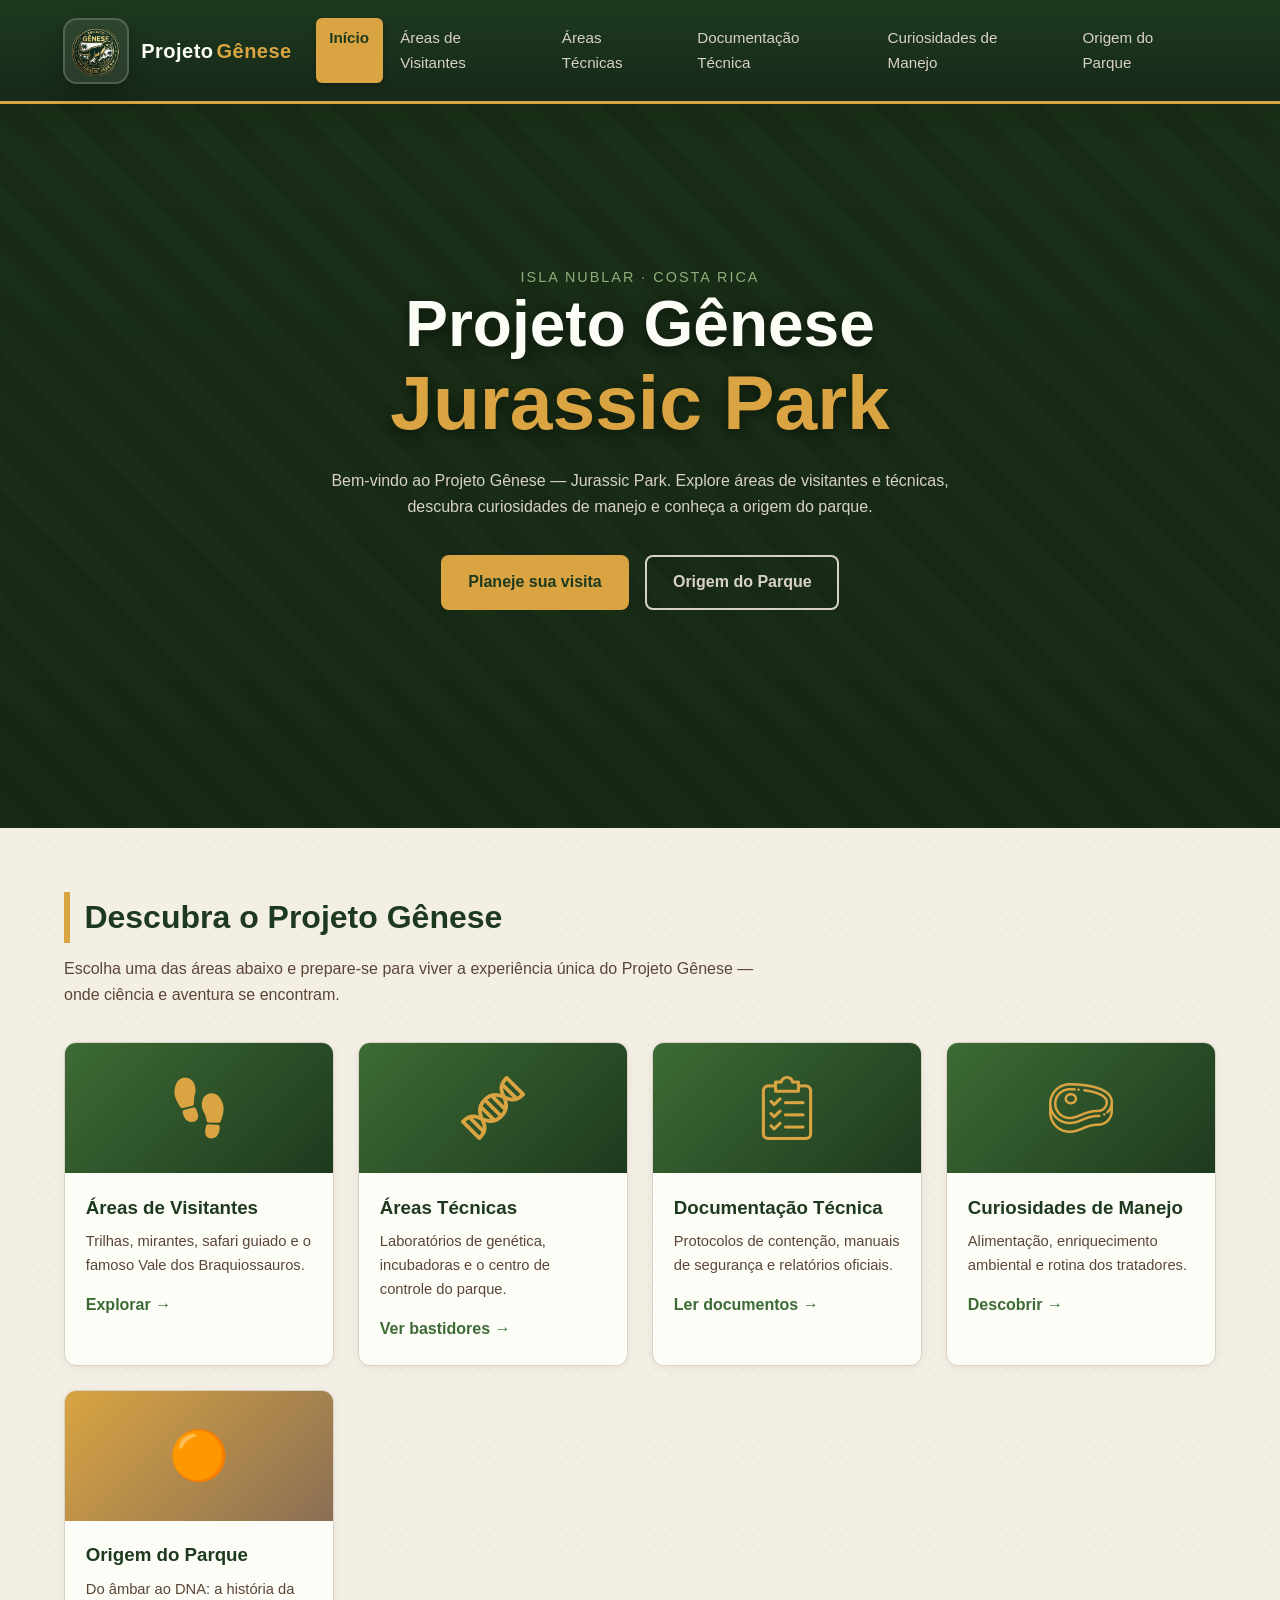
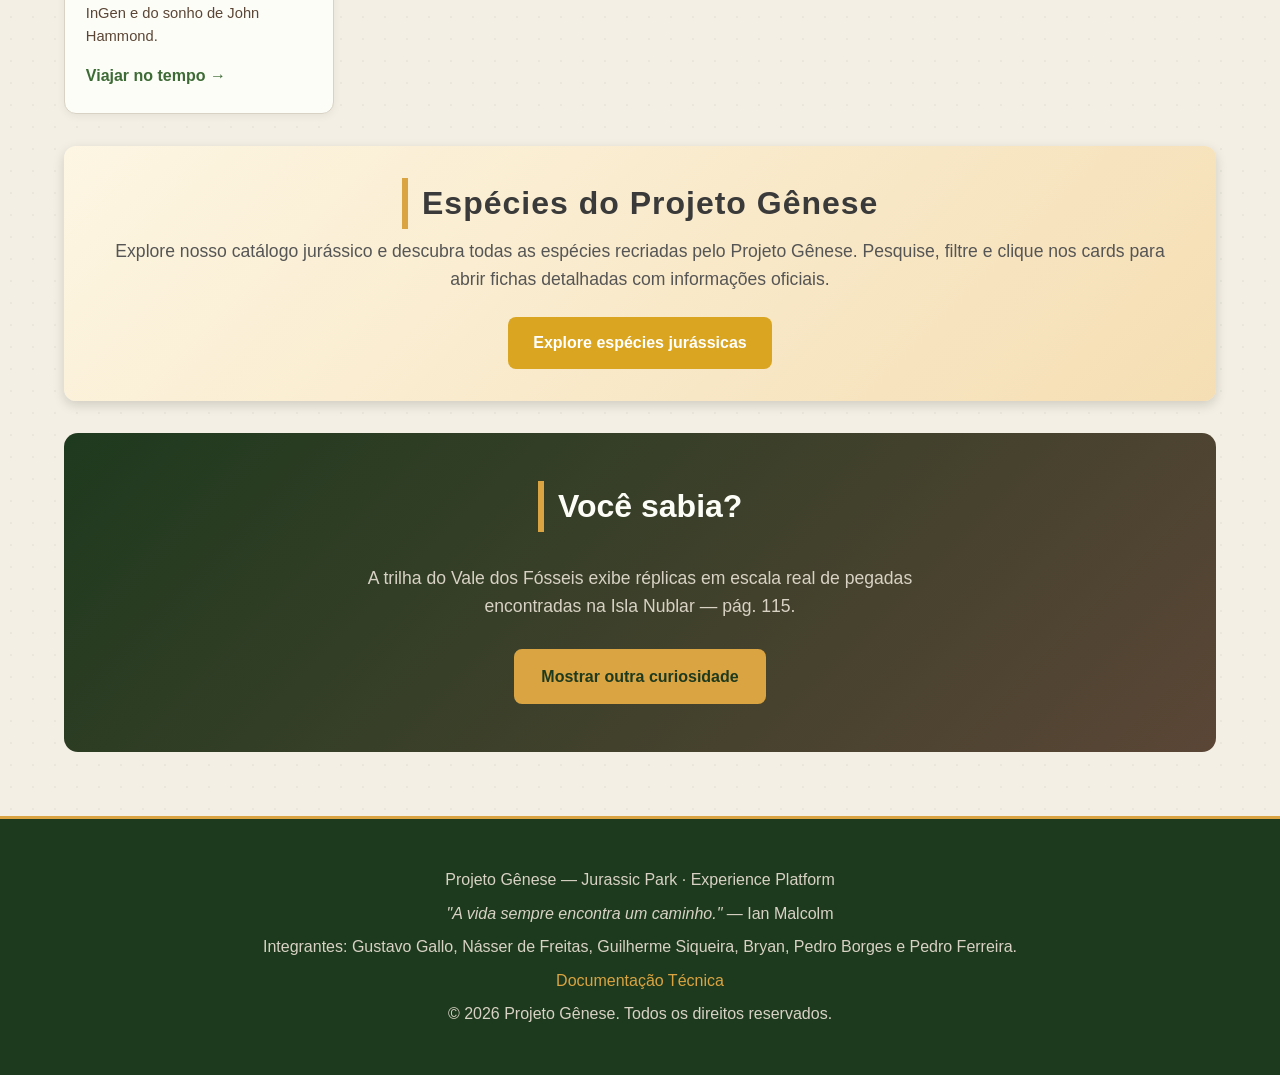
<file: public/genesis/index.html>
<!doctype html>
<html lang="pt-BR">
  <head>
    <meta charset="UTF-8" />
    <meta name="viewport" content="width=device-width, initial-scale=1.0" />
    <meta
      name="description"
      content="Projeto Gênese — Jurassic Park: portal turístico fictício com áreas de visitantes, áreas técnicas, documentação, curiosidades de manejo e a origem do parque."
    />
    <title>Projeto Gênese — Jurassic Park | Portal Oficial</title>
    <link rel="icon" type="image/png" href="imgs/logo.png" />
    <link rel="stylesheet" href="css/responsive.css" />
  </head>
  <body>
    <header class="navbar">
      <div class="navbar-inner">
        <a class="brand" href="index.html">
          <img src="imgs/logo.png" alt="Logo Projeto Gênese" class="brand-logo" />
          <span class="brand-text">Projeto <strong>Gênese</strong></span>
        </a>
        <button class="hamburger" id="hamburger" aria-label="Abrir menu" aria-expanded="false">
          <span></span><span></span><span></span>
        </button>
        <nav class="nav-links" id="navLinks">
          <a href="index.html" class="active">Início</a>
          <a href="pages/areas-visitantes.html">Áreas de Visitantes</a>
          <a href="pages/areas-tecnicas.html">Áreas Técnicas</a>
          <a href="pages/documentacao.html">Documentação Técnica</a>
          <a href="pages/curiosidades.html">Curiosidades de Manejo</a>
          <a href="pages/origem.html">Origem do Parque</a>
        </nav>
      </div>
    </header>

    <!--Hero Section-->
    <section class="hero">
      <div class="hero-overlay"></div>
      <div class="hero-content">
        <p class="hero-kicker">Isla Nublar · Costa Rica</p>
        <h1>Projeto Gênese<br /><span>Jurassic Park</span></h1>
        <p class="hero-sub">
          Bem-vindo ao Projeto Gênese — Jurassic Park. Explore áreas de visitantes e técnicas,
          descubra curiosidades de manejo e conheça a origem do parque.
        </p>
        <div class="hero-actions">
          <a class="btn btn-primary" href="pages/areas-visitantes.html">Planeje sua visita</a>
          <a class="btn btn-outline" href="pages/origem.html">Origem do Parque</a>
        </div>
      </div>
    </section>

    <!-- ======= DESTAQUES ======= -->
    <main class="container">
      <section class="section">
        <h2 class="section-title">Descubra o Projeto Gênese</h2>
        <p class="section-desc">
          Escolha uma das áreas abaixo e prepare-se para viver a experiência única do Projeto Gênese
          — onde ciência e aventura se encontram.
        </p>

        <div class="card-grid">
          <a class="card" href="pages/areas-visitantes.html">
            <div class="card-img">
              <img src="imgs/icon/footstep.png" alt="Ícone Áreas de Visitantes" />
            </div>
            <div class="card-body">
              <h3>Áreas de Visitantes</h3>
              <p>Trilhas, mirantes, safari guiado e o famoso Vale dos Braquiossauros.</p>
              <span class="card-link">Explorar →</span>
            </div>
          </a>

          <a class="card" href="pages/areas-tecnicas.html">
            <div class="card-img">
              <img src="imgs/icon/dna.png" alt="Ícone Áreas Técnicas" />
            </div>
            <div class="card-body">
              <h3>Áreas Técnicas</h3>
              <p>Laboratórios de genética, incubadoras e o centro de controle do parque.</p>
              <span class="card-link">Ver bastidores →</span>
            </div>
          </a>

          <a class="card" href="pages/documentacao.html">
            <div class="card-img">
              <img src="imgs/icon/clipboard.png" alt="Ícone Documentação Técnica" />
            </div>
            <div class="card-body">
              <h3>Documentação Técnica</h3>
              <p>Protocolos de contenção, manuais de segurança e relatórios oficiais.</p>
              <span class="card-link">Ler documentos →</span>
            </div>
          </a>

          <a class="card" href="pages/curiosidades.html">
            <div class="card-img">
              <img src="imgs/icon/meat.png" alt="Ícone Curiosidades de Manejo" />
            </div>
            <div class="card-body">
              <h3>Curiosidades de Manejo</h3>
              <p>Alimentação, enriquecimento ambiental e rotina dos tratadores.</p>
              <span class="card-link">Descobrir →</span>
            </div>
          </a>

          <a class="card" href="pages/origem.html">
            <div class="card-img" data-img="amber">🟠</div>
            <div class="card-body">
              <h3>Origem do Parque</h3>
              <p>Do âmbar ao DNA: a história da InGen e do sonho de John Hammond.</p>
              <span class="card-link">Viajar no tempo →</span>
            </div>
          </a>
        </div>
      </section>

      <section class="section agendamento">
        <h2 class="section-title">Espécies do Projeto Gênese</h2>
        <p>
          Explore nosso catálogo jurássico e descubra todas as espécies recriadas pelo Projeto
          Gênese. Pesquise, filtre e clique nos cards para abrir fichas detalhadas com informações
          oficiais.
        </p>
        <a class="btn btn-primary" href="pages/especies.html">Explore espécies jurássicas</a>
      </section>

      <!-- Curiosidades Dinâmicas -->
      <section class="section fact-banner">
        <h2 class="section-title">Você sabia?</h2>
        <p id="factText" class="fact-text">Carregando curiosidade...</p>
        <button class="btn btn-primary" id="factBtn">Mostrar outra curiosidade</button>
      </section>
    </main>

    <!-- Rodapé -->
    <footer class="footer">
      <p>Projeto Gênese — Jurassic Park · Experience Platform</p>
      <p><em>"A vida sempre encontra um caminho."</em> — Ian Malcolm</p>
      <p>
        Integrantes: Gustavo Gallo, Násser de Freitas, Guilherme Siqueira, Bryan, Pedro Borges e
        Pedro Ferreira.
      </p>
      <nav>
        <a href="pages/documentacao.html">Documentação Técnica</a>
      </nav>
      <p>© 2026 Projeto Gênese. Todos os direitos reservados.</p>
    </footer>

    <script src="js/script.js"></script>
  </body>
</html>
</file>
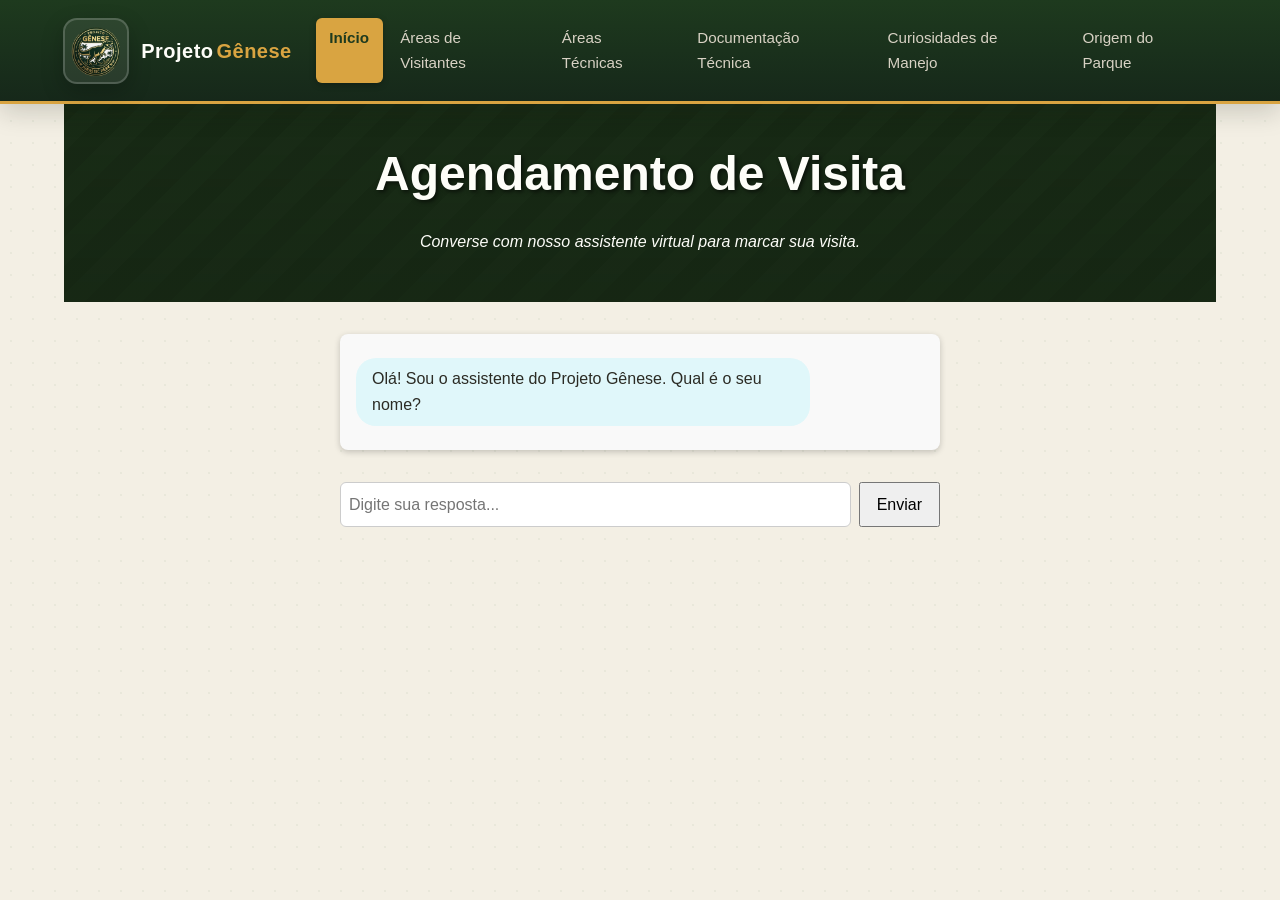
<file: public/genesis/pages/agendar-visita.html>
<!doctype html>
<html lang="pt-BR">
  <head>
    <meta charset="UTF-8" />
    <meta name="viewport" content="width=device-width, initial-scale=1.0" />
    <title>Agendamento de Visita | Projeto Gênese</title>
    <link rel="stylesheet" href="../css/responsive.css" />
    <link rel="icon" type="image/png" href="../imgs/logo.png" />
  </head>
  <body>
    <header class="navbar">
      <div class="navbar-inner">
        <a class="brand" href="../index.html">
          <img src="../imgs/logo.png" alt="Logo Projeto Gênese" class="brand-logo" />
          <span class="brand-text">Projeto <strong>Gênese</strong></span>
        </a>
        <button class="hamburger" id="hamburger" aria-label="Abrir menu" aria-expanded="false">
          <span></span><span></span><span></span>
        </button>
        <nav class="nav-links" id="navLinks">
          <a href="../index.html" class="active">Início</a>
          <a href="areas-visitantes.html">Áreas de Visitantes</a>
          <a href="areas-tecnicas.html">Áreas Técnicas</a>
          <a href="documentacao.html">Documentação Técnica</a>
          <a href="curiosidades.html">Curiosidades de Manejo</a>
          <a href="origem.html">Origem do Parque</a>
        </nav>
      </div>
    </header>

    <main class="container">
      <section class="section page-header">
        <h1>Agendamento de Visita</h1>
        <p>Converse com nosso assistente virtual para marcar sua visita.</p>
      </section>

      <div class="chat-container" id="chat">
        <div class="chat-message bot">
          Olá! Sou o assistente do Projeto Gênese. Qual é o seu nome?
        </div>
      </div>

      <div class="chat-input">
        <input type="text" id="userInput" placeholder="Digite sua resposta..." />
        <button id="sendBtn">Enviar</button>
      </div>
    </main>

    <script>
      const chat = document.getElementById("chat");
      const input = document.getElementById("userInput");
      const sendBtn = document.getElementById("sendBtn");

      let step = 0;
      let agendamento = {};

      function addMessage(text, sender) {
        const msg = document.createElement("div");
        msg.className = "chat-message " + sender;
        const span = document.createElement("span");
        span.textContent = text;
        if (sender === "bot") {
          const avatar = document.createElement("img");
          avatar.src = "../imgs/icon/visitantes/dinosaur.png";
          avatar.className = "chat-avatar";
          msg.appendChild(avatar);
          msg.appendChild(span);
        } else if (sender === "user") {
          const avatar = document.createElement("img");
          avatar.src = "../imgs/icon/visitantes/user.png";
          avatar.className = "chat-avatar";
          msg.appendChild(span);
          msg.appendChild(avatar);
        }
        chat.appendChild(msg);
        msg.scrollIntoView({ behavior: "smooth" });
      }

      function addBotMessage(text, delay = 1000) {
        const typing = showTyping();
        setTimeout(() => {
          chat.removeChild(typing);
          addMessage(text, "bot");
        }, delay);
      }

      function showTyping() {
        const typing = document.createElement("div");
        typing.className = "chat-message bot typing-indicator";
        typing.innerHTML = "<span></span><span></span><span></span>";
        chat.appendChild(typing);
        chat.scrollTop = chat.scrollHeight;
        return typing;
      }

      function handleUserInput(text) {
        if (step === 0) {
          agendamento.nome = text;
          addBotMessage("Prazer, " + text + "! Qual é o seu e-mail?");
          step++;
        } else if (step === 1) {
          if (!text.includes("@")) {
            addBotMessage("Ops! Por favor, insira um e-mail válido com '@'.");
            return;
          }
          agendamento.email = text;
          addBotMessage("Obrigado! Escolha a data da visita:");

          const dateInput = document.createElement("input");
          dateInput.type = "date";
          dateInput.className = "chat-date";
          dateInput.min = new Date().toISOString().split("T")[0];

          chat.appendChild(dateInput);
          chat.scrollTop = chat.scrollHeight;

          dateInput.onchange = () => {
            agendamento.data = dateInput.value;
            addBotMessage("Perfeito. Agora escolha o horário:");

            const select = document.createElement("select");
            select.className = "chat-time";

            for (let h = 8; h <= 17; h++) {
              const option = document.createElement("option");
              option.value = h.toString().padStart(2, "0") + ":00";
              option.textContent = h + "h";
              select.appendChild(option);
            }

            select.onchange = () => {
              agendamento.hora = select.value;
              finalizarAgendamento(agendamento, select);
            };

            chat.appendChild(select);
            chat.scrollTop = chat.scrollHeight;
            step++;
          };
        }
      }

      sendBtn.addEventListener("click", () => {
        const text = input.value.trim();
        if (!text) return;
        addMessage(text, "user");
        input.value = "";
        handleUserInput(text);
      });

      input.addEventListener("keypress", (e) => {
        if (e.key === "Enter") {
          e.preventDefault();
          sendBtn.click();
        }
      });

      async function finalizarAgendamento(agendamento, select) {
        select.disabled = true;
        addBotMessage("Enviando a confirmação por e-mail...", 300);

        try {
          const resposta = await fetch("https://formsubmit.co/ajax/gugallo1607@gmail.com", {
            method: "POST",
            headers: {
              "Content-Type": "application/json",
              Accept: "application/json",
            },
            body: JSON.stringify({
              _subject: "Novo agendamento - Projeto Gênese",
              _cc: agendamento.email,
              _template: "table",
              _captcha: "false",
              nome: agendamento.nome,
              email: agendamento.email,
              data: agendamento.data,
              horario: agendamento.hora,
            }),
          });

          if (!resposta.ok) throw new Error("Falha ao enviar a confirmação");

          const card = document.createElement("div");
          card.className = "chat-summary";
          card.textContent =
            "Agendamento concluído! Enviamos os detalhes para o seu e-mail e para o responsável pelo parque.";
          chat.appendChild(card);
          card.scrollIntoView({ behavior: "smooth" });
          step++;
        } catch (error) {
          console.error(error);
          select.disabled = false;
          addBotMessage(
            "Não foi possível enviar a confirmação agora. Verifique os dados e tente escolher o horário novamente.",
          );
        }
      }
    </script>
  </body>
</html>
</file>
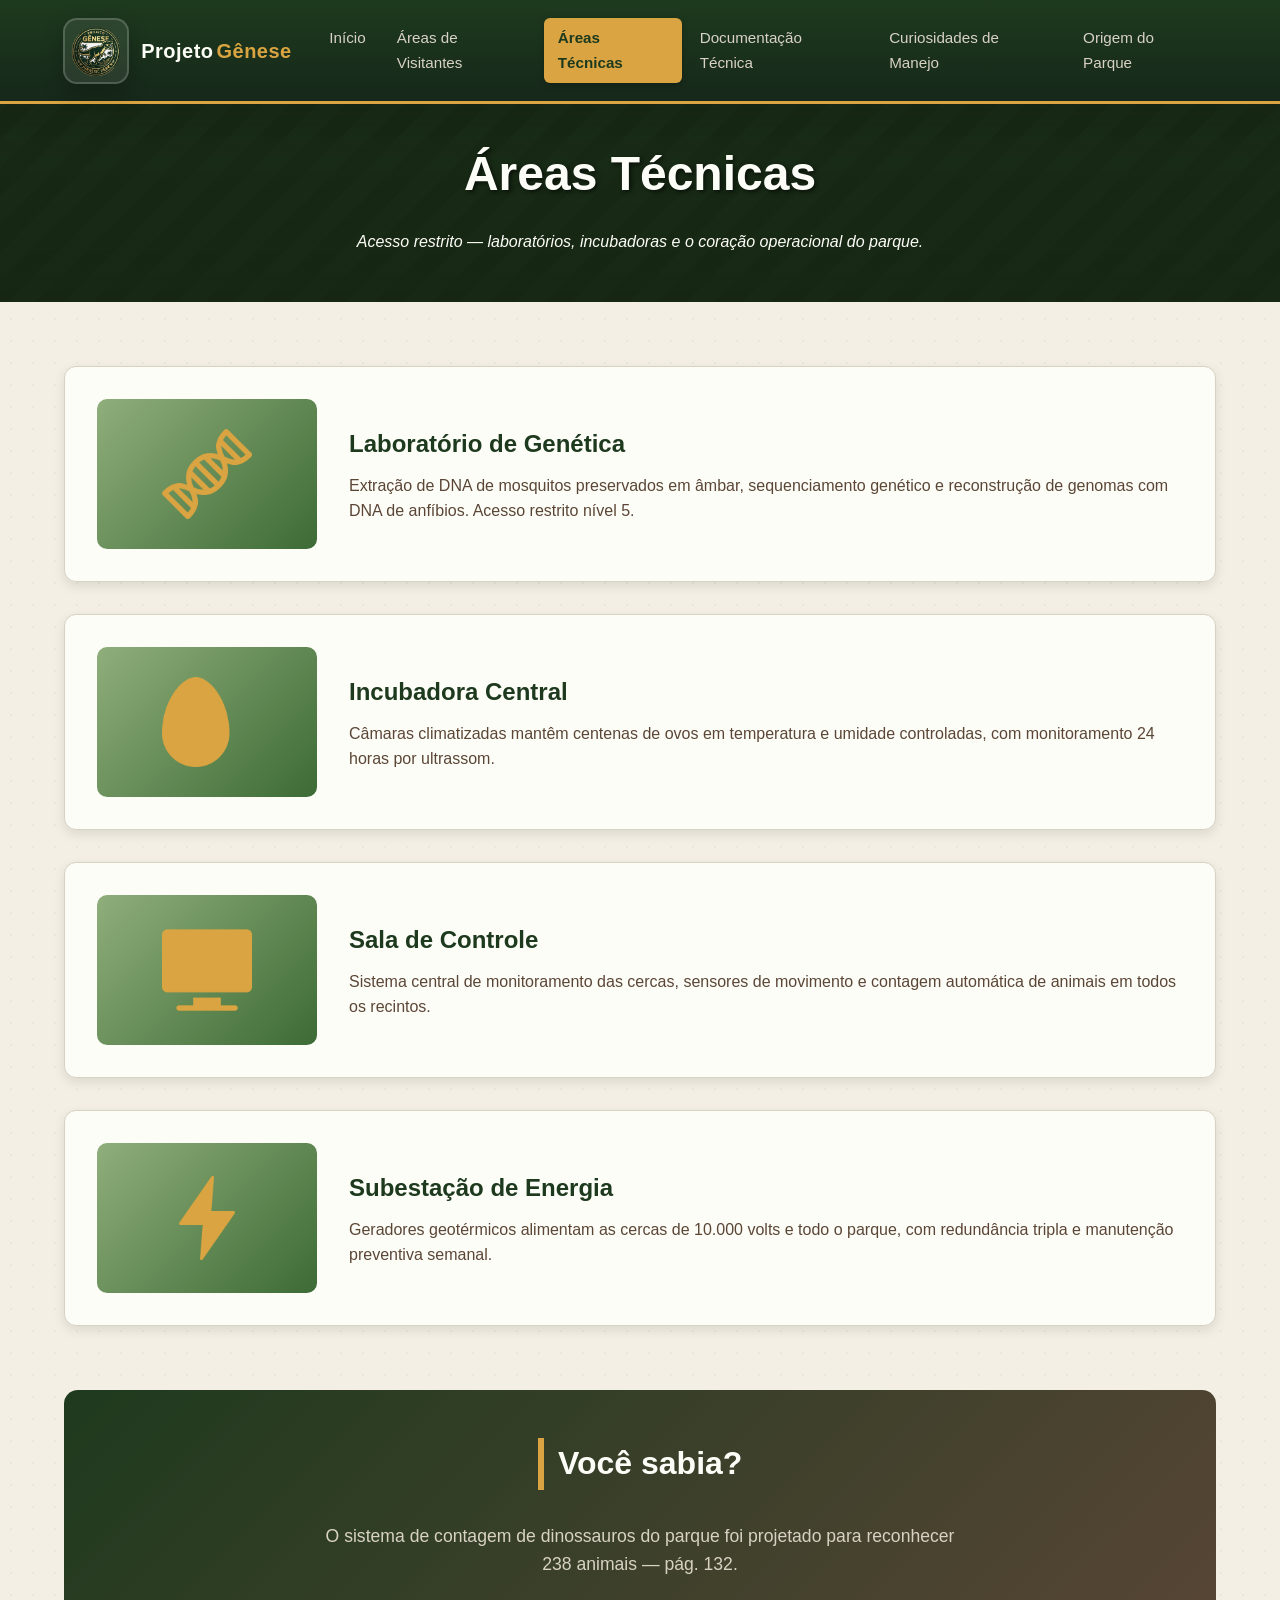
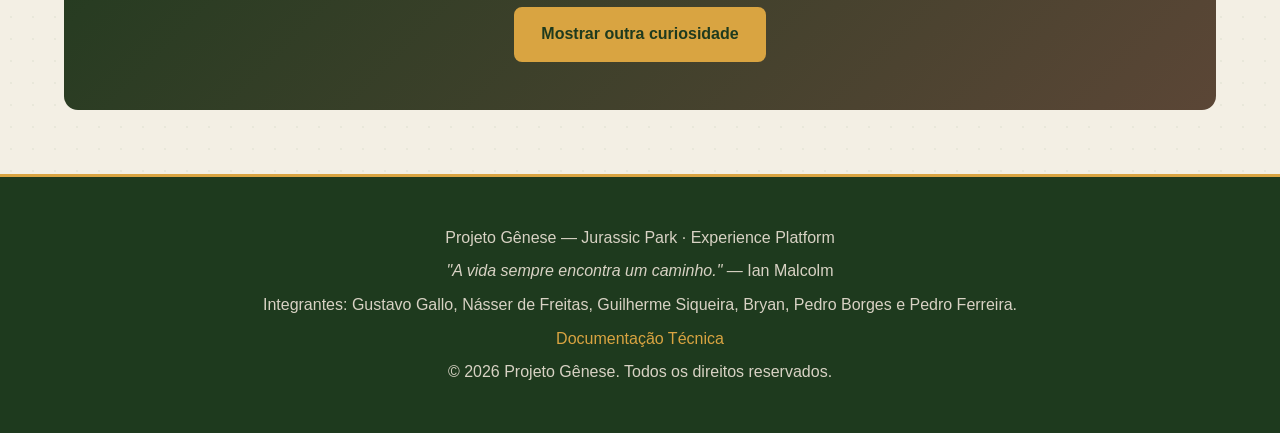
<file: public/genesis/pages/areas-tecnicas.html>
<!doctype html>
<html lang="pt-BR">
  <head>
    <meta charset="UTF-8" />
    <meta name="viewport" content="width=device-width, initial-scale=1.0" />
    <title>Áreas Técnicas | Projeto Gênese — Jurassic Park</title>
    <link rel="icon" type="image/png" href="../imgs/logo.png" />
    <link rel="stylesheet" href="../css/responsive.css" />
  </head>
  <body>
    <header class="navbar">
      <div class="navbar-inner">
        <a class="brand" href="../index.html">
          <img src="../imgs/logo.png" alt="Logo Projeto Gênese" class="brand-logo" />
          <span class="brand-text">Projeto <strong>Gênese</strong></span>
        </a>
        <button class="hamburger" id="hamburger" aria-label="Abrir menu" aria-expanded="false">
          <span></span><span></span><span></span>
        </button>
        <nav class="nav-links" id="navLinks">
          <a href="../index.html">Início</a>
          <a href="areas-visitantes.html">Áreas de Visitantes</a>
          <a href="areas-tecnicas.html" class="active">Áreas Técnicas</a>
          <a href="documentacao.html">Documentação Técnica</a>
          <a href="curiosidades.html">Curiosidades de Manejo</a>
          <a href="origem.html">Origem do Parque</a>
        </nav>
      </div>
    </header>

    <section class="page-header">
      <h1>Áreas Técnicas</h1>
      <p>Acesso restrito — laboratórios, incubadoras e o coração operacional do parque.</p>
    </section>

    <main class="container">
      <section class="section">
        <div class="content-block">
          <div class="img-placeholder">
            <img src="../imgs/icon/dna.png" alt="Ícone Laboratório de Genética" />
          </div>
          <div class="text">
            <h2>Laboratório de Genética</h2>
            <p>
              Extração de DNA de mosquitos preservados em âmbar, sequenciamento genético e
              reconstrução de genomas com DNA de anfíbios. Acesso restrito nível 5.
            </p>
          </div>
        </div>

        <div class="content-block">
          <div class="img-placeholder">
            <img src="../imgs/icon/visitantes/easter-egg.png" alt="Ícone Incubadora Central" />
          </div>
          <div class="text">
            <h2>Incubadora Central</h2>
            <p>
              Câmaras climatizadas mantêm centenas de ovos em temperatura e umidade controladas, com
              monitoramento 24 horas por ultrassom.
            </p>
          </div>
        </div>

        <div class="content-block">
          <div class="img-placeholder">
            <img src="../imgs/icon/tecnicas/monitor.png" alt="Ícone Sala de Controle" />
          </div>
          <div class="text">
            <h2>Sala de Controle</h2>
            <p>
              Sistema central de monitoramento das cercas, sensores de movimento e contagem
              automática de animais em todos os recintos.
            </p>
          </div>
        </div>

        <div class="content-block">
          <div class="img-placeholder">
            <img src="../imgs/icon/tecnicas/flash.png" alt="Ícone Subestação de Energia" />
          </div>
          <div class="text">
            <h2>Subestação de Energia</h2>
            <p>
              Geradores geotérmicos alimentam as cercas de 10.000 volts e todo o parque, com
              redundância tripla e manutenção preventiva semanal.
            </p>
          </div>
        </div>
      </section>

      <section class="section fact-banner">
        <h2 class="section-title">Você sabia?</h2>
        <p id="factText" class="fact-text">Carregando curiosidade...</p>
        <button class="btn btn-primary" id="factBtn">Mostrar outra curiosidade</button>
      </section>
    </main>

    <footer class="footer">
      <p>Projeto Gênese — Jurassic Park · Experience Platform</p>
      <p><em>"A vida sempre encontra um caminho."</em> — Ian Malcolm</p>
      <p>
        Integrantes: Gustavo Gallo, Násser de Freitas, Guilherme Siqueira, Bryan, Pedro Borges e
        Pedro Ferreira.
      </p>
      <nav>
        <a href="documentacao.html">Documentação Técnica</a>
      </nav>
      <p>© 2026 Projeto Gênese. Todos os direitos reservados.</p>
    </footer>

    <script src="../js/script.js"></script>
  </body>
</html>
</file>
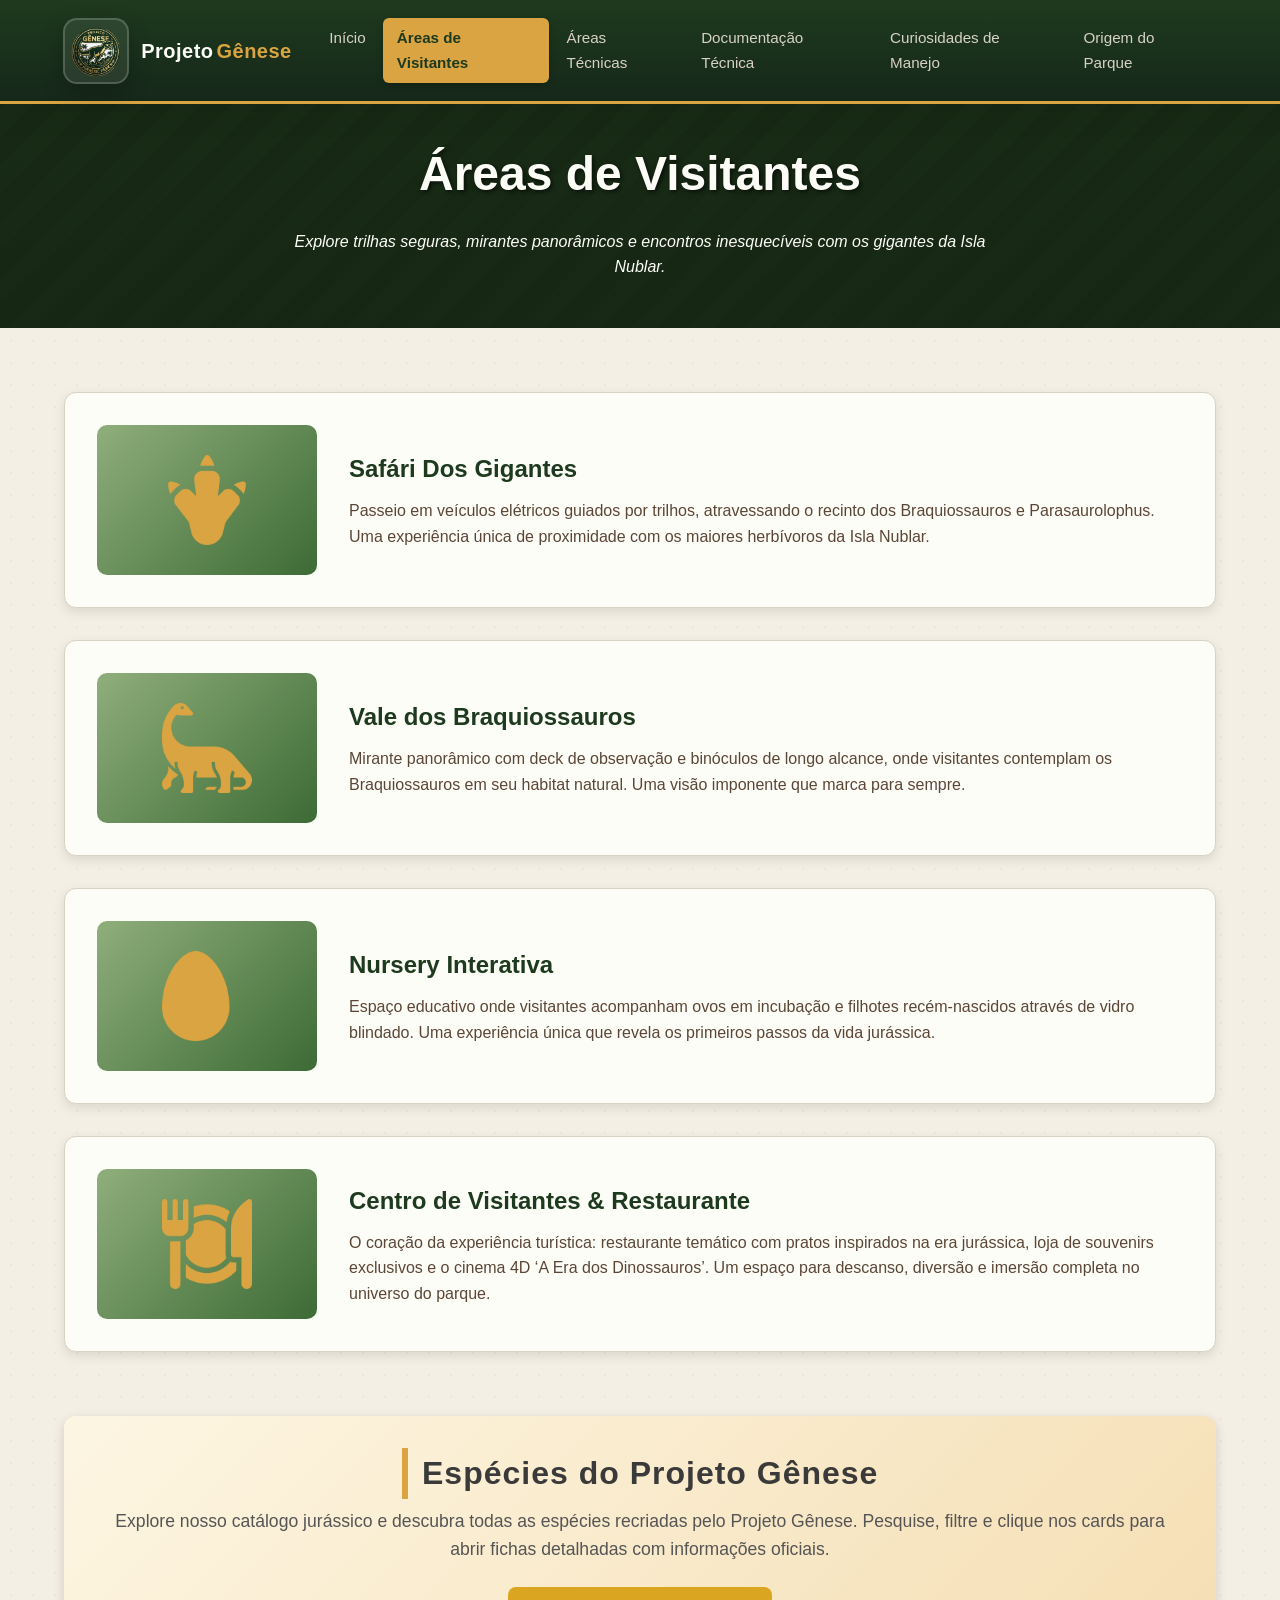
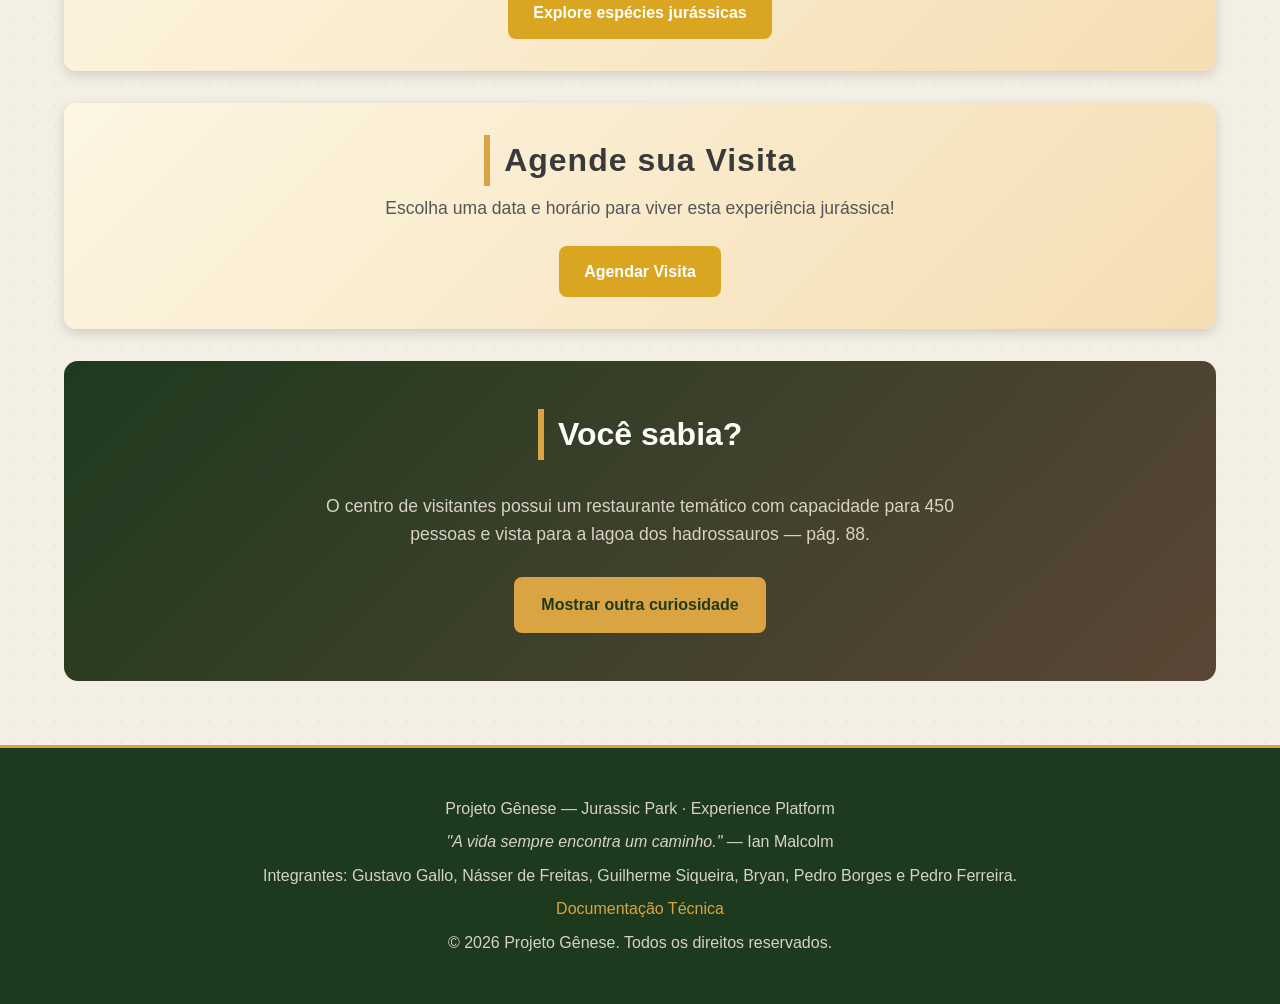
<file: public/genesis/pages/areas-visitantes.html>
<!doctype html>
<html lang="pt-BR">
  <head>
    <meta charset="UTF-8" />
    <meta name="viewport" content="width=device-width, initial-scale=1.0" />
    <title>Áreas de Visitantes | Projeto Gênese — Jurassic Park</title>
    <link rel="icon" type="image/png" href="../imgs/logo.png" />
    <link rel="stylesheet" href="../css/responsive.css" />
  </head>
  <body>
    <header class="navbar">
      <div class="navbar-inner">
        <a class="brand" href="../index.html">
          <img src="../imgs/logo.png" alt="Logo Projeto Gênese" class="brand-logo" />
          <span class="brand-text">Projeto <strong>Gênese</strong></span>
        </a>
        <button class="hamburger" id="hamburger" aria-label="Abrir menu" aria-expanded="false">
          <span></span><span></span><span></span>
        </button>
        <nav class="nav-links" id="navLinks">
          <a href="../index.html">Início</a>
          <a href="areas-visitantes.html" class="active">Áreas de Visitantes</a>
          <a href="areas-tecnicas.html">Áreas Técnicas</a>
          <a href="documentacao.html">Documentação Técnica</a>
          <a href="curiosidades.html">Curiosidades de Manejo</a>
          <a href="origem.html">Origem do Parque</a>
        </nav>
      </div>
    </header>

    <section class="page-header">
      <h1>Áreas de Visitantes</h1>
      <p>
        Explore trilhas seguras, mirantes panorâmicos e encontros inesquecíveis com os gigantes da
        Isla Nublar.
      </p>
    </section>

    <main class="container">
      <section class="section">
        <div class="content-block">
          <div class="img-placeholder">
            <img src="../imgs/icon/visitantes/footprint.png" alt="Ícone Curiosidades de Manejo" />
          </div>
          <div class="text">
            <h2>Safári Dos Gigantes</h2>
            <p>
              Passeio em veículos elétricos guiados por trilhos, atravessando o recinto dos
              Braquiossauros e Parasaurolophus. Uma experiência única de proximidade com os maiores
              herbívoros da Isla Nublar.
            </p>
          </div>
        </div>

        <div class="content-block">
          <div class="img-placeholder">
            <img src="../imgs/icon/visitantes/dinosaur.png" alt="Ícone Vale dos Braquiossauros" />
          </div>
          <div class="text">
            <h2>Vale dos Braquiossauros</h2>
            <p>
              Mirante panorâmico com deck de observação e binóculos de longo alcance, onde
              visitantes contemplam os Braquiossauros em seu habitat natural. Uma visão imponente
              que marca para sempre.
            </p>
          </div>
        </div>

        <div class="content-block">
          <div class="img-placeholder">
            <img src="../imgs/icon/visitantes/easter-egg.png" alt="Ícone Nursery Interativa" />
          </div>
          <div class="text">
            <h2>Nursery Interativa</h2>
            <p>
              Espaço educativo onde visitantes acompanham ovos em incubação e filhotes
              recém-nascidos através de vidro blindado. Uma experiência única que revela os
              primeiros passos da vida jurássica.
            </p>
          </div>
        </div>

        <div class="content-block">
          <div class="img-placeholder">
            <img
              src="../imgs/icon/visitantes/dinner.png"
              alt="Ícone Centro de Visitantes & Restaurante"
            />
          </div>
          <div class="text">
            <h2>Centro de Visitantes & Restaurante</h2>
            <p>
              O coração da experiência turística: restaurante temático com pratos inspirados na era
              jurássica, loja de souvenirs exclusivos e o cinema 4D ‘A Era dos Dinossauros’. Um
              espaço para descanso, diversão e imersão completa no universo do parque.
            </p>
          </div>
        </div>
      </section>

      <section class="section agendamento">
        <h2 class="section-title">Espécies do Projeto Gênese</h2>
        <p>
          Explore nosso catálogo jurássico e descubra todas as espécies recriadas pelo Projeto
          Gênese. Pesquise, filtre e clique nos cards para abrir fichas detalhadas com informações
          oficiais.
        </p>
        <a class="btn btn-primary" href="especies.html">Explore espécies jurássicas</a>
      </section>

      <section class="section agendamento">
        <h2 class="section-title">Agende sua Visita</h2>
        <p>Escolha uma data e horário para viver esta experiência jurássica!</p>
        <a class="btn btn-primary" href="agendar-visita.html">Agendar Visita</a>
      </section>

      <section class="section fact-banner">
        <h2 class="section-title">Você sabia?</h2>
        <p id="factText" class="fact-text">Carregando curiosidade...</p>
        <button class="btn btn-primary" id="factBtn">Mostrar outra curiosidade</button>
      </section>
    </main>

    <footer class="footer">
      <p>Projeto Gênese — Jurassic Park · Experience Platform</p>
      <p><em>"A vida sempre encontra um caminho."</em> — Ian Malcolm</p>
      <p>
        Integrantes: Gustavo Gallo, Násser de Freitas, Guilherme Siqueira, Bryan, Pedro Borges e
        Pedro Ferreira.
      </p>
      <nav>
        <a href="documentacao.html">Documentação Técnica</a>
      </nav>
      <p>© 2026 Projeto Gênese. Todos os direitos reservados.</p>
    </footer>

    <script src="../js/script.js"></script>
  </body>
</html>
</file>
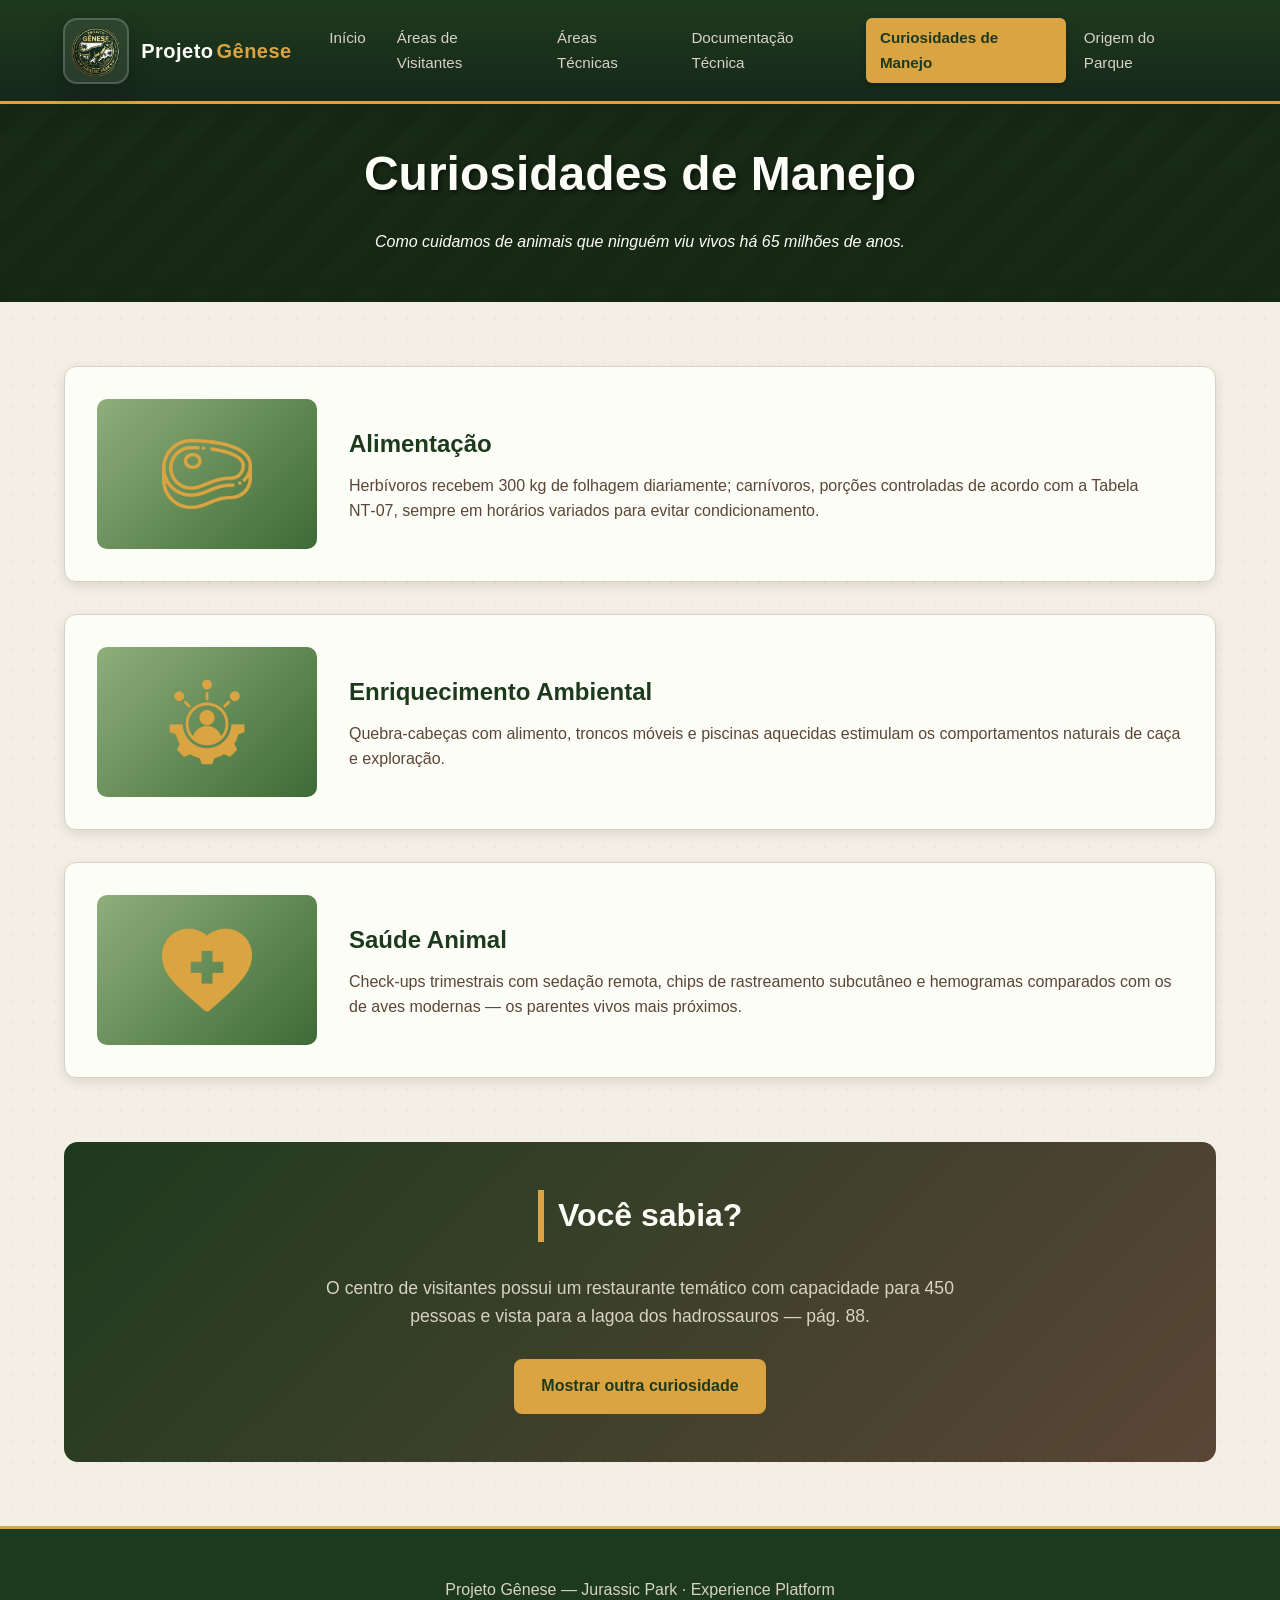
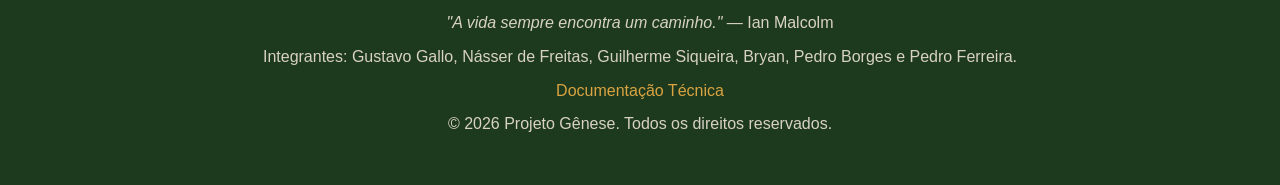
<file: public/genesis/pages/curiosidades.html>
<!doctype html>
<html lang="pt-BR">
  <head>
    <meta charset="UTF-8" />
    <meta name="viewport" content="width=device-width, initial-scale=1.0" />
    <title>Curiosidades de Manejo | Projeto Gênese — Jurassic Park</title>
    <link rel="icon" type="image/png" href="../imgs/logo.png" />
    <link rel="stylesheet" href="../css/responsive.css" />
  </head>
  <body>
    <header class="navbar">
      <div class="navbar-inner">
        <a class="brand" href="../index.html">
          <img src="../imgs/logo.png" alt="Logo Projeto Gênese" class="brand-logo" />
          <span class="brand-text">Projeto <strong>Gênese</strong></span>
        </a>
        <button class="hamburger" id="hamburger" aria-label="Abrir menu" aria-expanded="false">
          <span></span><span></span><span></span>
        </button>
        <nav class="nav-links" id="navLinks">
          <a href="../index.html">Início</a>
          <a href="areas-visitantes.html">Áreas de Visitantes</a>
          <a href="areas-tecnicas.html">Áreas Técnicas</a>
          <a href="documentacao.html">Documentação Técnica</a>
          <a href="curiosidades.html" class="active">Curiosidades de Manejo</a>
          <a href="origem.html">Origem do Parque</a>
        </nav>
      </div>
    </header>

    <section class="page-header">
      <h1>Curiosidades de Manejo</h1>
      <p>Como cuidamos de animais que ninguém viu vivos há 65 milhões de anos.</p>
    </section>

    <main class="container">
      <section class="section">
        <div class="content-block">
          <div class="img-placeholder">
            <img src="../imgs/icon/meat.png" alt="Alimentação de dinossauros" />
          </div>
          <div class="text">
            <h2>Alimentação</h2>
            <p>
              Herbívoros recebem 300 kg de folhagem diariamente; carnívoros, porções controladas de
              acordo com a Tabela NT‑07, sempre em horários variados para evitar condicionamento.
            </p>
          </div>
        </div>

        <div class="content-block">
          <div class="img-placeholder">
            <img src="../imgs/icon/job-enrichment.png" alt="Enriquecimento ambiental" />
          </div>
          <div class="text">
            <h2>Enriquecimento Ambiental</h2>
            <p>
              Quebra‑cabeças com alimento, troncos móveis e piscinas aquecidas estimulam os
              comportamentos naturais de caça e exploração.
            </p>
          </div>
        </div>

        <div class="content-block">
          <div class="img-placeholder">
            <img src="../imgs/icon/health-care.png" alt="Saúde animal" />
          </div>
          <div class="text">
            <h2>Saúde Animal</h2>
            <p>
              Check‑ups trimestrais com sedação remota, chips de rastreamento subcutâneo e
              hemogramas comparados com os de aves modernas — os parentes vivos mais próximos.
            </p>
          </div>
        </div>
      </section>

      <section class="section fact-banner">
        <h2 class="section-title">Você sabia?</h2>
        <p id="factText" class="fact-text">Carregando curiosidade...</p>
        <button class="btn btn-primary" id="factBtn">Mostrar outra curiosidade</button>
      </section>
    </main>

    <footer class="footer">
      <p>Projeto Gênese — Jurassic Park · Experience Platform</p>
      <p><em>"A vida sempre encontra um caminho."</em> — Ian Malcolm</p>
      <p>
        Integrantes: Gustavo Gallo, Násser de Freitas, Guilherme Siqueira, Bryan, Pedro Borges e
        Pedro Ferreira.
      </p>
      <nav>
        <a href="documentacao.html">Documentação Técnica</a>
      </nav>
      <p>© 2026 Projeto Gênese. Todos os direitos reservados.</p>
    </footer>

    <script src="../js/script.js"></script>
  </body>
</html>
</file>
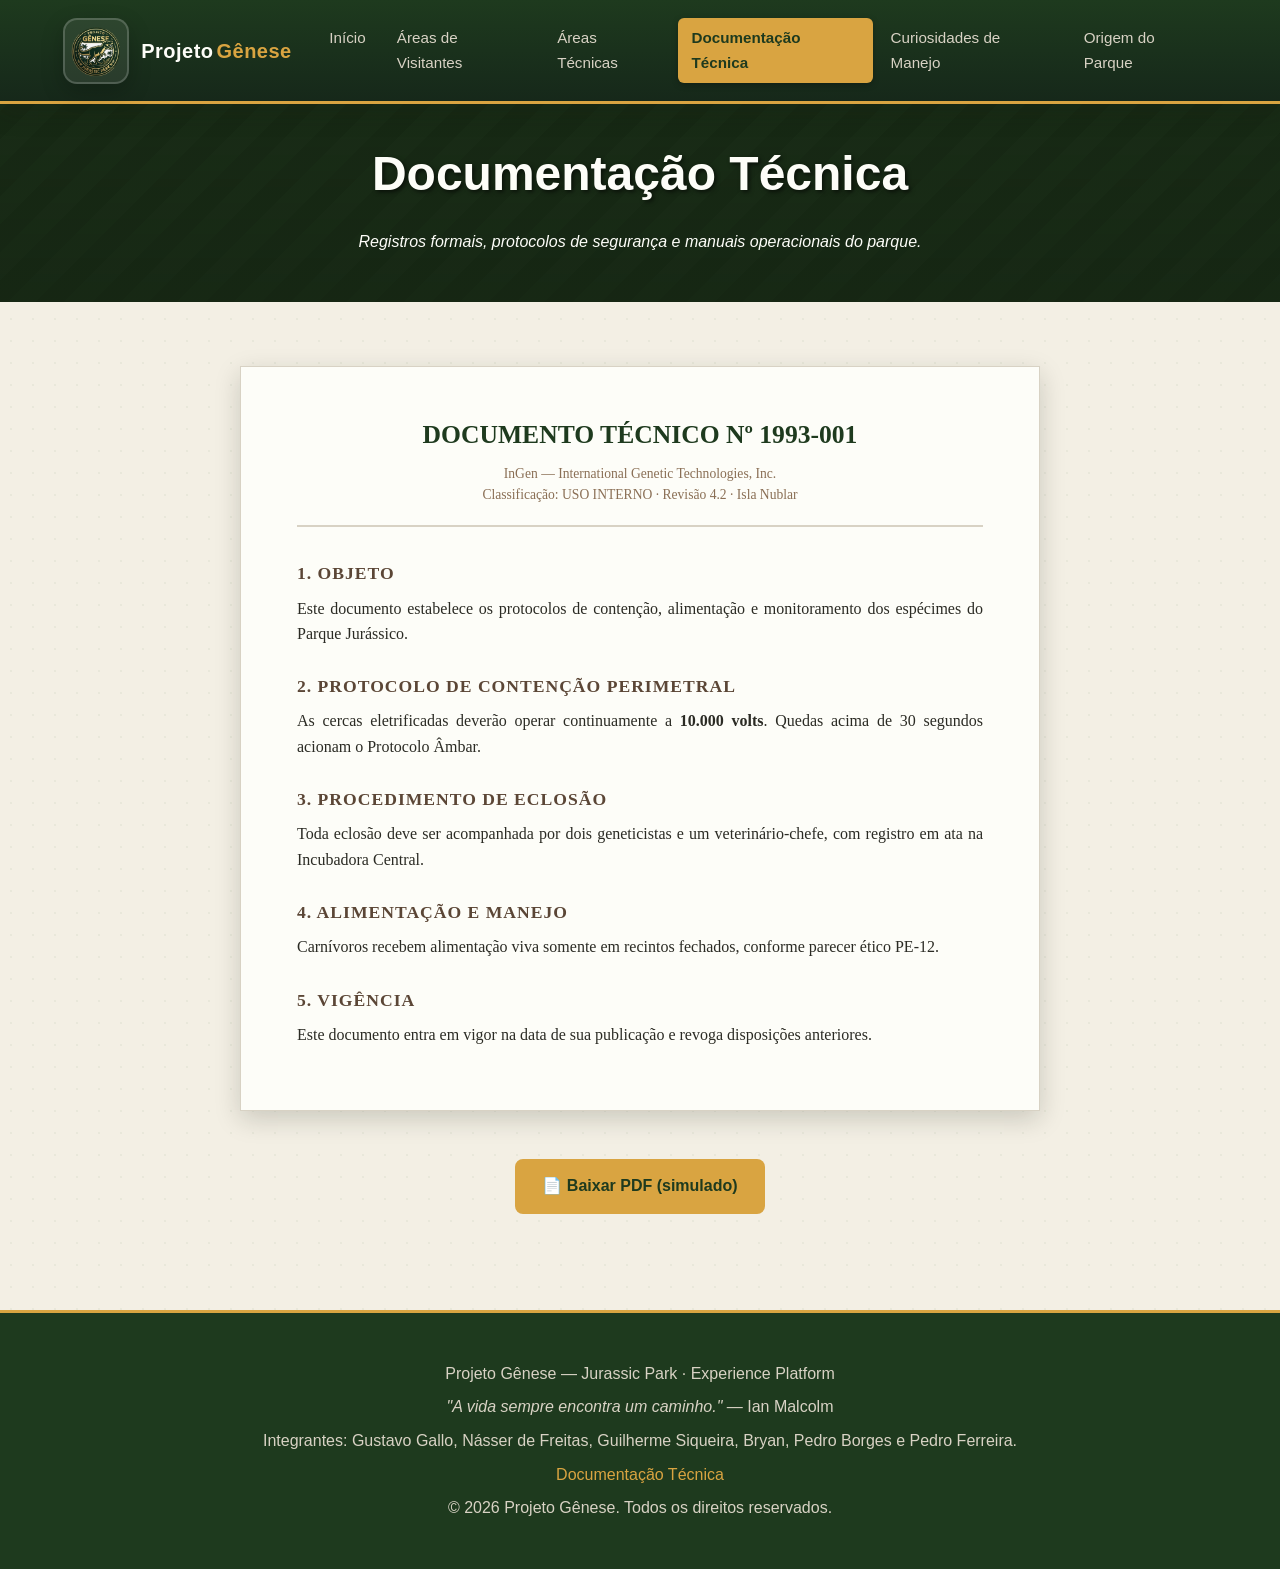
<file: public/genesis/pages/documentacao.html>
<!doctype html>
<html lang="pt-BR">
  <head>
    <meta charset="UTF-8" />
    <meta name="viewport" content="width=device-width, initial-scale=1.0" />
    <title>Documentação Técnica | Projeto Gênese — Jurassic Park</title>
    <link rel="icon" type="image/png" href="../imgs/logo.png" />
    <link rel="stylesheet" href="../css/responsive.css" />
  </head>
  <body>
    <header class="navbar">
      <div class="navbar-inner">
        <a class="brand" href="../index.html">
          <img src="../imgs/logo.png" alt="Logo Projeto Gênese" class="brand-logo" />
          <span class="brand-text">Projeto <strong>Gênese</strong></span>
        </a>
        <button class="hamburger" id="hamburger" aria-label="Abrir menu" aria-expanded="false">
          <span></span><span></span><span></span>
        </button>
        <nav class="nav-links" id="navLinks">
          <a href="../index.html">Início</a>
          <a href="areas-visitantes.html">Áreas de Visitantes</a>
          <a href="areas-tecnicas.html">Áreas Técnicas</a>
          <a href="documentacao.html" class="active">Documentação Técnica</a>
          <a href="curiosidades.html">Curiosidades de Manejo</a>
          <a href="origem.html">Origem do Parque</a>
        </nav>
      </div>
    </header>

    <section class="page-header">
      <h1>Documentação Técnica</h1>
      <p>Registros formais, protocolos de segurança e manuais operacionais do parque.</p>
    </section>

    <main class="container">
      <section class="section">
        <article class="doc-paper">
          <header class="doc-header">
            <h1>DOCUMENTO TÉCNICO Nº 1993-001</h1>
            <p class="doc-meta">
              InGen — International Genetic Technologies, Inc.<br />
              Classificação: USO INTERNO · Revisão 4.2 · Isla Nublar
            </p>
          </header>

          <h2>1. Objeto</h2>
          <p>
            Este documento estabelece os protocolos de contenção, alimentação e monitoramento dos
            espécimes do Parque Jurássico.
          </p>

          <h2>2. Protocolo de Contenção Perimetral</h2>
          <p>
            As cercas eletrificadas deverão operar continuamente a <strong>10.000 volts</strong>.
            Quedas acima de 30 segundos acionam o Protocolo Âmbar.
          </p>

          <h2>3. Procedimento de Eclosão</h2>
          <p>
            Toda eclosão deve ser acompanhada por dois geneticistas e um veterinário-chefe, com
            registro em ata na Incubadora Central.
          </p>

          <h2>4. Alimentação e Manejo</h2>
          <p>
            Carnívoros recebem alimentação viva somente em recintos fechados, conforme parecer ético
            PE-12.
          </p>

          <h2>5. Vigência</h2>
          <p>
            Este documento entra em vigor na data de sua publicação e revoga disposições anteriores.
          </p>
        </article>

        <div class="doc-download">
          <a
            class="btn btn-amber"
            href="documentacao.html"
            download
            aria-label="Baixar documento técnico em PDF"
            onclick="
              alert('Simulação: em um projeto real, aqui seria baixado o PDF oficial.');
              return false;
            "
          >
            📄 Baixar PDF (simulado)
          </a>
        </div>
      </section>
    </main>

    <footer class="footer">
      <p>Projeto Gênese — Jurassic Park · Experience Platform</p>
      <p><em>"A vida sempre encontra um caminho."</em> — Ian Malcolm</p>
      <p>
        Integrantes: Gustavo Gallo, Násser de Freitas, Guilherme Siqueira, Bryan, Pedro Borges e
        Pedro Ferreira.
      </p>
      <nav>
        <a href="documentacao.html">Documentação Técnica</a>
      </nav>
      <p>© 2026 Projeto Gênese. Todos os direitos reservados.</p>
    </footer>

    <script src="../js/script.js"></script>
  </body>
</html>
</file>
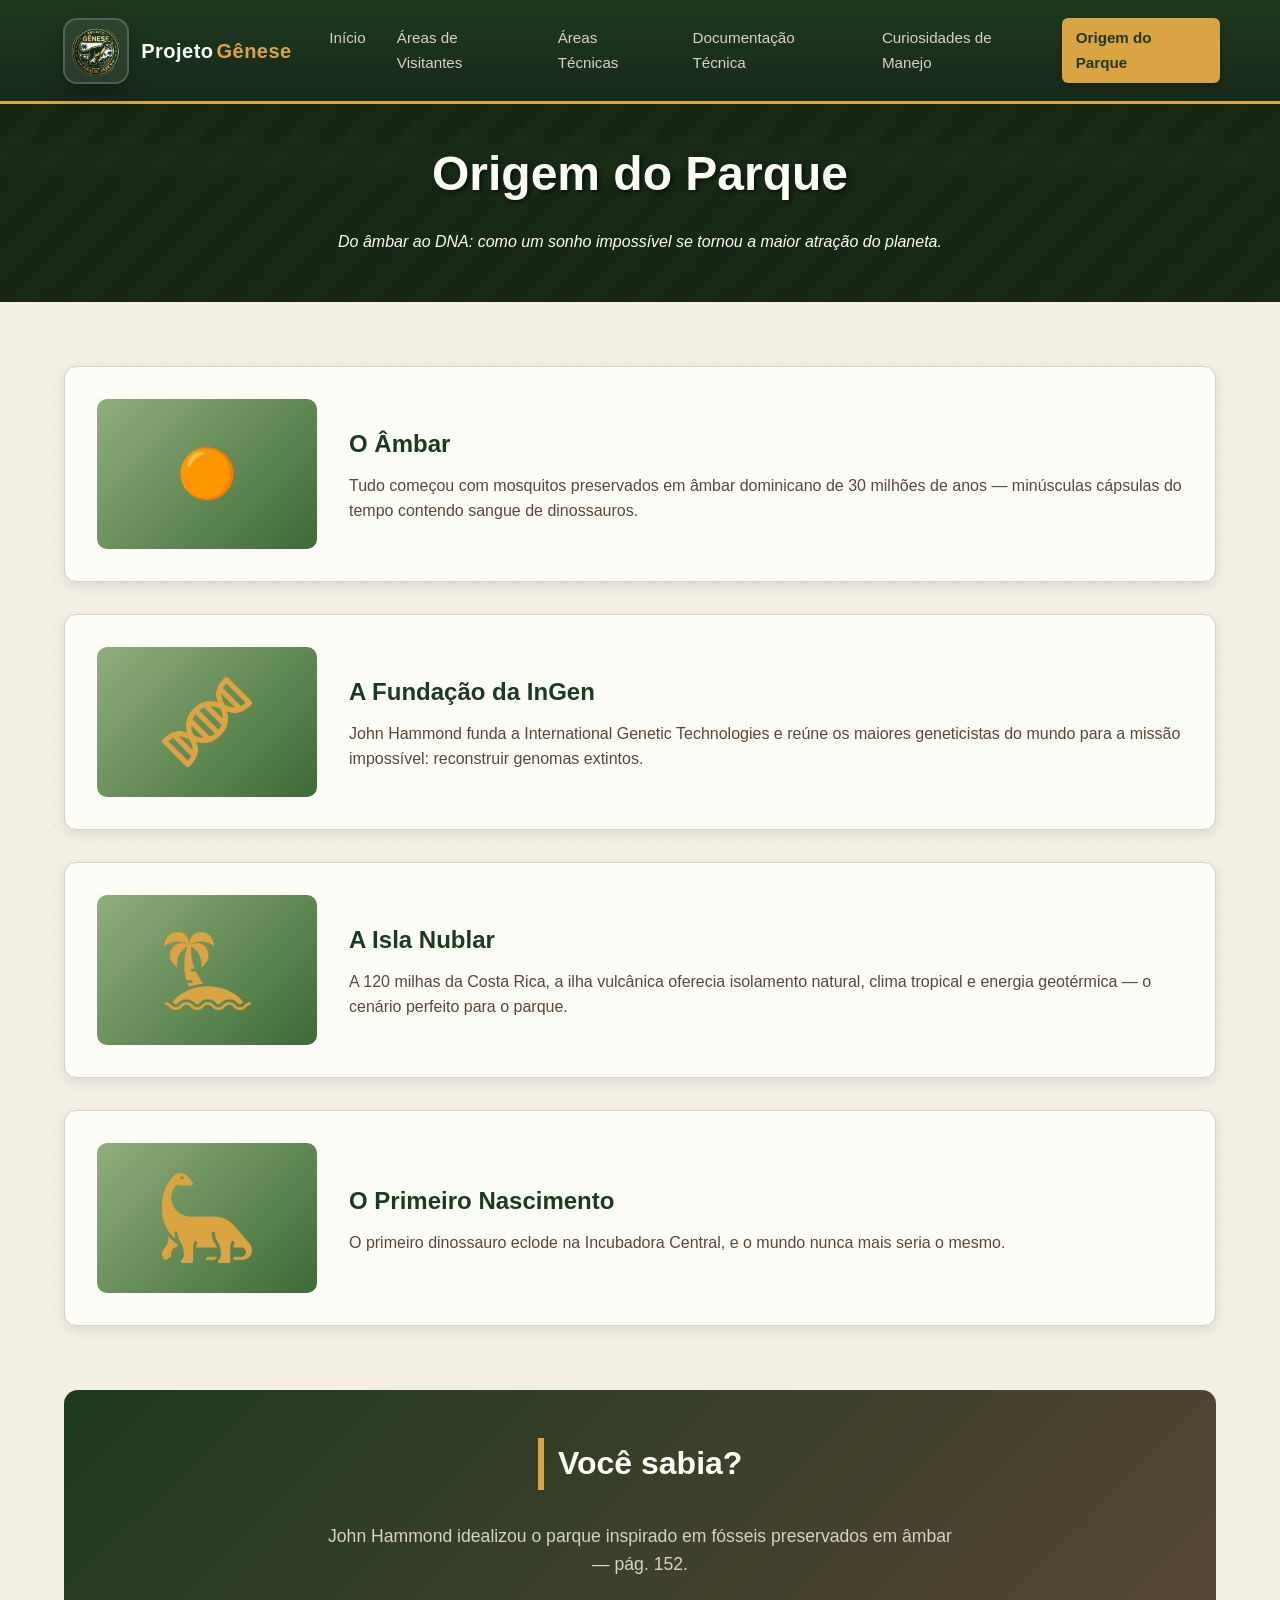
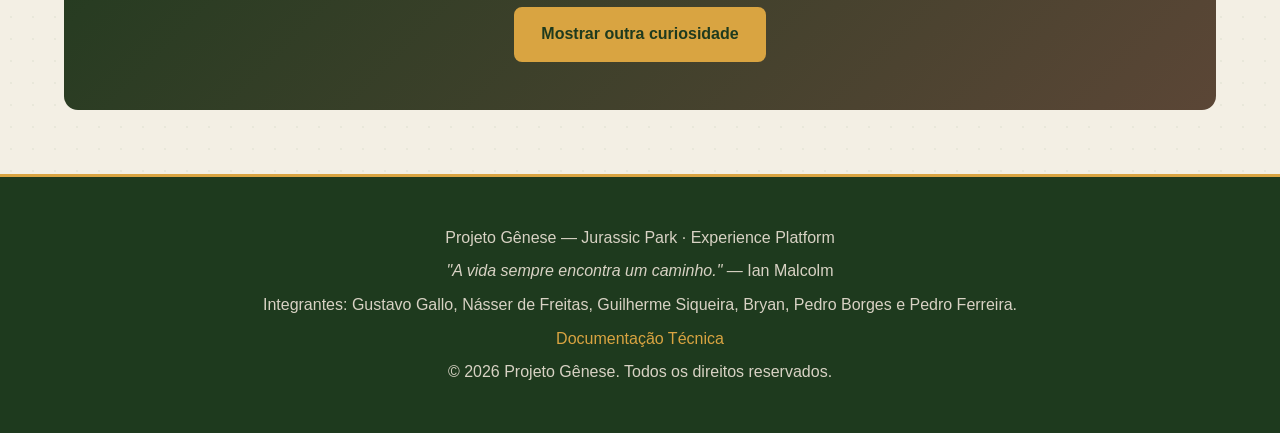
<file: public/genesis/pages/origem.html>
<!doctype html>
<html lang="pt-BR">
  <head>
    <meta charset="UTF-8" />
    <meta name="viewport" content="width=device-width, initial-scale=1.0" />
    <title>Origem do Parque | Projeto Gênese — Jurassic Park</title>
    <link rel="icon" type="image/png" href="../imgs/logo.png" />
    <link rel="stylesheet" href="../css/responsive.css" />
  </head>
  <body>
    <header class="navbar">
      <div class="navbar-inner">
        <a class="brand" href="../index.html">
          <img src="../imgs/logo.png" alt="Logo Projeto Gênese" class="brand-logo" />
          <span class="brand-text">Projeto <strong>Gênese</strong></span>
        </a>
        <button class="hamburger" id="hamburger" aria-label="Abrir menu" aria-expanded="false">
          <span></span><span></span><span></span>
        </button>
        <nav class="nav-links" id="navLinks">
          <a href="../index.html">Início</a>
          <a href="areas-visitantes.html">Áreas de Visitantes</a>
          <a href="areas-tecnicas.html">Áreas Técnicas</a>
          <a href="documentacao.html">Documentação Técnica</a>
          <a href="curiosidades.html">Curiosidades de Manejo</a>
          <a href="origem.html" class="active">Origem do Parque</a>
        </nav>
      </div>
    </header>

    <section class="page-header">
      <h1>Origem do Parque</h1>
      <p>Do âmbar ao DNA: como um sonho impossível se tornou a maior atração do planeta.</p>
    </section>

    <main class="container">
      <section class="section">
        <div class="content-block">
          <div class="img-placeholder">🟠</div>
          <div class="text">
            <h2>O Âmbar</h2>
            <p>
              Tudo começou com mosquitos preservados em âmbar dominicano de 30 milhões de anos —
              minúsculas cápsulas do tempo contendo sangue de dinossauros.
            </p>
          </div>
        </div>

        <div class="content-block">
          <div class="img-placeholder">
            <img src="../imgs/icon/dna.png" alt="Extração de DNA" />
          </div>
          <div class="text">
            <h2>A Fundação da InGen</h2>
            <p>
              John Hammond funda a International Genetic Technologies e reúne os maiores
              geneticistas do mundo para a missão impossível: reconstruir genomas extintos.
            </p>
          </div>
        </div>

        <div class="content-block">
          <div class="img-placeholder">
            <img src="../imgs/icon/island.png" alt="Isla Nublar" />
          </div>
          <div class="text">
            <h2>A Isla Nublar</h2>
            <p>
              A 120 milhas da Costa Rica, a ilha vulcânica oferecia isolamento natural, clima
              tropical e energia geotérmica — o cenário perfeito para o parque.
            </p>
          </div>
        </div>

        <div class="content-block">
          <div class="img-placeholder">
            <img src="../imgs/icon/visitantes/dinosaur.png" alt="Primeiro Nascimento" />
          </div>
          <div class="text">
            <h2>O Primeiro Nascimento</h2>
            <p>
              O primeiro dinossauro eclode na Incubadora Central, e o mundo nunca mais seria o
              mesmo.
            </p>
          </div>
        </div>
      </section>

      <section class="section fact-banner">
        <h2 class="section-title">Você sabia?</h2>
        <p id="factText" class="fact-text">Carregando curiosidade...</p>
        <button class="btn btn-primary" id="factBtn">Mostrar outra curiosidade</button>
      </section>
    </main>

    <footer class="footer">
      <p>Projeto Gênese — Jurassic Park · Experience Platform</p>
      <p><em>"A vida sempre encontra um caminho."</em> — Ian Malcolm</p>
      <p>
        Integrantes: Gustavo Gallo, Násser de Freitas, Guilherme Siqueira, Bryan, Pedro Borges e
        Pedro Ferreira.
      </p>
      <nav>
        <a href="documentacao.html">Documentação Técnica</a>
      </nav>
      <p>© 2026 Projeto Gênese. Todos os direitos reservados.</p>
    </footer>

    <script src="../js/script.js"></script>
  </body>
</html>
</file>
<file: public/genesis/css/responsive.css>
:root {
  --verde-escuro: #1e3a1e;
  --verde-medio: #3d6b35;
  --verde-claro: #8fae7b;
  --marrom: #5b4636;
  --marrom-claro: #8a6f55;
  --pedra: #d8d2c4;
  --areia: #f3efe4;
  --ambar: #d9a441;
  --texto: #2b2b24;
  --branco: #fdfdf8;
  --sombra: 0 8px 24px rgba(20, 30, 15, 0.18);
  --transicao: 0.25s ease;
}

* {
  box-sizing: border-box;
  margin: 0;
  padding: 0;
}

html {
  scroll-behavior: smooth;
}

body {
  background-color: var(--areia);
  background-image: radial-gradient(rgba(61, 107, 53, 0.06) 1px, transparent 1px);
  background-size: 22px 22px;
  color: var(--texto);
  font-family: "Segoe UI", Roboto, "Helvetica Neue", Arial, sans-serif;
  line-height: 1.6;
  min-width: 320px;
  overflow-x: hidden;
}

img {
  display: block;
  max-width: 100%;
}

button,
input,
select {
  font: inherit;
}

button,
a {
  -webkit-tap-highlight-color: transparent;
}

.sr-only {
  height: 1px;
  margin: -1px;
  overflow: hidden;
  padding: 0;
  position: absolute;
  width: 1px;
  clip: rect(0, 0, 0, 0);
  white-space: nowrap;
}

.navbar {
  background: linear-gradient(180deg, var(--verde-escuro), #16281a);
  border-bottom: 3px solid var(--ambar);
  box-shadow: var(--sombra);
  left: 0;
  position: fixed;
  right: 0;
  top: 0;
  z-index: 1000;
}

.navbar-inner {
  align-items: center;
  display: flex;
  gap: 1rem;
  justify-content: space-between;
  margin: 0 auto;
  max-width: 1200px;
  padding: 0.8rem 1.25rem;
}

.brand {
  align-items: center;
  border-radius: 12px;
  color: var(--branco);
  display: inline-flex;
  flex-shrink: 0;
  font-size: 1.15rem;
  gap: 0.75rem;
  letter-spacing: 0.5px;
  padding: 0.3rem 0.5rem 0.3rem 0.2rem;
  text-decoration: none;
  transition:
    background var(--transicao),
    transform var(--transicao);
}

.brand:hover {
  background: rgba(255, 255, 255, 0.05);
  transform: translateY(-1px);
}

.brand-logo {
  background: rgba(255, 255, 255, 0.08);
  border: 2px solid rgba(255, 255, 255, 0.18);
  border-radius: 14px;
  box-shadow: 0 8px 22px rgba(0, 0, 0, 0.22);
  height: 66px;
  object-fit: cover;
  padding: 2px;
  width: 66px;
}

.brand-text {
  align-items: baseline;
  display: inline-flex;
  font-size: 1.25rem;
  font-weight: 600;
  gap: 0.18rem;
  line-height: 1.2;
}

.brand strong {
  color: var(--ambar);
}

.brand-mark {
  font-size: 1.5rem;
}

.nav-links {
  display: flex;
  gap: 0.25rem;
}

.nav-links a {
  border-radius: 6px;
  color: var(--pedra);
  font-size: 0.95rem;
  padding: 0.5rem 0.85rem;
  text-decoration: none;
  transition:
    background var(--transicao),
    color var(--transicao),
    transform var(--transicao);
}

.nav-links a:hover {
  background: rgba(217, 164, 65, 0.25);
  box-shadow: 0 2px 4px rgba(0, 0, 0, 0.2);
  color: var(--ambar);
  transform: translateY(-2px);
}

.nav-links a.active {
  background: var(--ambar);
  box-shadow: 0 2px 6px rgba(0, 0, 0, 0.25);
  color: var(--verde-escuro);
  font-weight: 600;
}

.hamburger {
  background: none;
  border: 0;
  cursor: pointer;
  display: none;
  flex-direction: column;
  gap: 5px;
  padding: 6px;
}

.hamburger span {
  background: var(--pedra);
  border-radius: 2px;
  height: 3px;
  transition:
    transform var(--transicao),
    opacity var(--transicao);
  width: 26px;
}

.hamburger.open span:nth-child(1) {
  transform: translateY(8px) rotate(45deg);
}

.hamburger.open span:nth-child(2) {
  opacity: 0;
}

.hamburger.open span:nth-child(3) {
  transform: translateY(-8px) rotate(-45deg);
}

.hero {
  align-items: center;
  background:
    linear-gradient(rgba(20, 34, 18, 0.55), rgba(20, 34, 18, 0.75)),
    repeating-linear-gradient(45deg, #23421f 0 24px, #1d3819 24px 48px);
  color: var(--branco);
  display: flex;
  justify-content: center;
  min-height: 92vh;
  overflow: hidden;
  padding: 7rem 1.5rem 4rem;
  position: relative;
  text-align: center;
}

.hero-overlay {
  inset: 0;
  pointer-events: none;
  position: absolute;
}

.hero-content {
  max-width: 820px;
  position: relative;
  z-index: 1;
}

.hero-kicker {
  color: var(--verde-claro);
  font-size: 0.9rem;
  letter-spacing: 2px;
  text-transform: uppercase;
}

.hero h1 {
  font-size: clamp(2.4rem, 6vw, 4rem);
  line-height: 1.1;
  text-shadow: 0 4px 14px rgba(0, 0, 0, 0.5);
}

.hero h1 span {
  color: var(--ambar);
  font-size: clamp(2.4rem, 6vw, 6rem);
}

.hero-sub {
  color: var(--pedra);
  margin: 1.5rem auto 2.2rem;
  max-width: 620px;
}

.hero-actions {
  display: flex;
  flex-wrap: wrap;
  gap: 1rem;
  justify-content: center;
}

.btn {
  border: 2px solid transparent;
  border-radius: 8px;
  cursor: pointer;
  display: inline-block;
  font-size: 1rem;
  font-weight: 600;
  padding: 0.8rem 1.6rem;
  text-decoration: none;
  transition:
    transform var(--transicao),
    box-shadow var(--transicao),
    background var(--transicao),
    color var(--transicao);
}

.btn:hover {
  box-shadow: var(--sombra);
  transform: translateY(-3px);
}

.btn:active {
  transform: translateY(0);
}

.btn-primary,
.btn-amber {
  background: var(--ambar);
  color: var(--verde-escuro);
}

.btn-primary:hover,
.btn-amber:hover {
  background: #e6b456;
}

.btn-outline {
  border-color: var(--pedra);
  color: var(--pedra);
}

.btn-outline:hover {
  background: var(--pedra);
  color: var(--verde-escuro);
}

.container {
  margin: 0 auto;
  max-width: 1200px;
  padding: 0 1.5rem;
}

.section {
  padding: 4rem 0 2rem;
}

.section-title {
  border-left: 6px solid var(--ambar);
  color: var(--verde-escuro);
  font-size: 2rem;
  margin-bottom: 0.8rem;
  padding-left: 0.9rem;
}

.section-desc {
  color: var(--marrom);
  margin-bottom: 2.2rem;
  max-width: 700px;
}

.card-grid {
  display: grid;
  gap: 1.5rem;
  grid-template-columns: repeat(auto-fill, minmax(240px, 1fr));
}

.card {
  background: var(--branco);
  border: 1px solid var(--pedra);
  border-radius: 12px;
  box-shadow: 0 2px 8px rgba(0, 0, 0, 0.06);
  color: inherit;
  display: block;
  overflow: hidden;
  text-decoration: none;
  transition:
    transform var(--transicao),
    box-shadow var(--transicao);
}

.card:hover {
  box-shadow: var(--sombra);
  transform: translateY(-6px);
}

.card:focus-visible {
  outline: 3px solid var(--ambar);
  outline-offset: 3px;
}

.card-img {
  align-items: center;
  background: linear-gradient(135deg, var(--verde-medio), var(--verde-escuro));
  display: flex;
  font-size: 3rem;
  height: 130px;
  justify-content: center;
}

.card-img img {
  height: 64px;
  object-fit: contain;
  width: auto;
}

.card-img[data-img="docs"] {
  background: linear-gradient(135deg, var(--marrom-claro), var(--marrom));
}

.card-img[data-img="amber"] {
  background: linear-gradient(135deg, var(--ambar), var(--marrom-claro));
}

.card-body {
  padding: 1.2rem 1.3rem 1.5rem;
}

.card-body h3 {
  color: var(--verde-escuro);
  margin-bottom: 0.5rem;
}

.card-body p {
  color: var(--marrom);
  font-size: 0.92rem;
}

.card-link {
  color: var(--verde-medio);
  display: inline-block;
  font-weight: 600;
  margin-top: 0.9rem;
  text-decoration: none;
  transition:
    color var(--transicao),
    transform var(--transicao);
}

.card-link:hover {
  color: var(--ambar);
  transform: translateX(4px);
}

.fact-banner {
  background: linear-gradient(135deg, var(--verde-escuro), var(--marrom));
  border-radius: 14px;
  color: var(--branco);
  margin-bottom: 4rem;
  padding: 3rem 1.5rem;
  text-align: center;
}

.fact-banner .section-title {
  border-left-color: var(--ambar);
  color: var(--branco);
  display: inline-block;
}

.fact-text {
  color: var(--pedra);
  font-size: 1.1rem;
  margin: 1.2rem auto 1.8rem;
  max-width: 640px;
  min-height: 3.2em;
  transition: opacity 0.3s ease;
}

.fact-text.fading {
  opacity: 0;
}

.page-header {
  background:
    linear-gradient(rgba(20, 34, 18, 0.65), rgba(20, 34, 18, 0.8)),
    repeating-linear-gradient(-45deg, #23421f 0 20px, #1d3819 20px 40px);
  color: var(--branco);
  padding: 8.5rem 1.5rem 3rem;
  text-align: center;
}

.page-header h1 {
  font-size: clamp(2rem, 5vw, 3rem);
  text-shadow: 2px 2px 4px rgba(0, 0, 0, 0.6);
}

.page-header p {
  font-style: italic;
  margin: 1rem auto 0;
  max-width: 720px;
}

.content-block {
  align-items: center;
  background: var(--branco);
  border: 1px solid var(--pedra);
  border-radius: 12px;
  box-shadow: 0 4px 12px rgba(0, 0, 0, 0.1);
  display: flex;
  flex-wrap: wrap;
  gap: 2rem;
  margin-bottom: 2rem;
  padding: 2rem;
}

.content-block:hover {
  transform: scale(1.02);
  transition: transform 0.3s ease;
}

.content-block .img-placeholder {
  align-items: center;
  background: linear-gradient(135deg, var(--verde-claro), var(--verde-medio));
  border-radius: 10px;
  color: var(--ambar);
  display: flex;
  flex: 0 0 220px;
  font-size: 3rem;
  height: 150px;
  justify-content: center;
}

.content-block .img-placeholder img {
  height: 90px;
  object-fit: contain;
  width: 90px;
}

.content-block .text {
  flex: 1 1 300px;
}

.content-block h2 {
  color: var(--verde-escuro);
  margin-bottom: 0.6rem;
}

.content-block p {
  color: var(--marrom);
}

.doc-paper {
  background: var(--branco);
  border: 1px solid var(--pedra);
  box-shadow: var(--sombra);
  font-family: Georgia, "Times New Roman", serif;
  margin: 0 auto 3rem;
  max-width: 800px;
  padding: 3rem 3.5rem;
}

.doc-paper h1 {
  color: var(--verde-escuro);
  font-size: 1.6rem;
  margin-bottom: 0.4rem;
  text-align: center;
}

.doc-header {
  overflow-wrap: anywhere;
}

.doc-paper .doc-meta {
  border-bottom: 2px solid var(--pedra);
  color: var(--marrom-claro);
  font-size: 0.85rem;
  margin-bottom: 2rem;
  padding-bottom: 1.2rem;
  text-align: center;
}

.doc-paper h2 {
  color: var(--marrom);
  font-size: 1.1rem;
  letter-spacing: 1px;
  margin: 1.6rem 0 0.5rem;
  text-transform: uppercase;
}

.doc-paper p {
  margin-bottom: 0.9rem;
  text-align: justify;
}

.doc-download {
  margin-bottom: 4rem;
  text-align: center;
}

.especies-main {
  margin: 0 auto;
  max-width: 1200px;
  padding: 8.5rem 1.5rem 3rem;
}

.especies-intro {
  background:
    linear-gradient(rgba(20, 34, 18, 0.65), rgba(20, 34, 18, 0.8)),
    repeating-linear-gradient(-45deg, #23421f 0 20px, #1d3819 20px 40px);
  border-radius: 14px;
  color: var(--branco);
  margin-bottom: 2rem;
  padding: 3rem 2rem;
  text-align: center;
}

.especies-intro h1 {
  font-size: clamp(2rem, 5vw, 3rem);
  line-height: 1.15;
  text-shadow: 2px 2px 4px rgba(0, 0, 0, 0.6);
}

.especies-intro p {
  color: var(--pedra);
  margin: 1rem auto 0;
  max-width: 780px;
  overflow-wrap: anywhere;
}

.especies-busca,
.especies-filtros {
  background: var(--branco);
  border: 1px solid var(--pedra);
  border-radius: 12px;
  box-shadow: 0 4px 12px rgba(0, 0, 0, 0.08);
}

.especies-busca {
  margin-bottom: 1rem;
  padding: 1rem;
}

.especies-busca input,
.filtro-grupo select {
  background: #fff;
  border: 1px solid var(--pedra);
  border-radius: 7px;
  color: var(--texto);
  min-height: 44px;
  padding: 0.65rem 0.8rem;
  width: 100%;
}

.especies-busca input:focus,
.filtro-grupo select:focus,
.especies-filtros button:focus-visible {
  border-color: var(--verde-medio);
  outline: 3px solid rgba(217, 164, 65, 0.35);
  outline-offset: 2px;
}

.especies-filtros {
  align-items: end;
  display: grid;
  gap: 1rem;
  grid-template-columns: repeat(3, minmax(0, 1fr)) auto;
  margin-bottom: 2rem;
  padding: 1rem;
}

.filtro-grupo {
  display: grid;
  gap: 0.35rem;
}

.filtro-grupo label {
  color: var(--marrom);
  font-size: 0.9rem;
  font-weight: 700;
}

.especies-filtros button {
  background: var(--verde-escuro);
  border: 0;
  border-radius: 7px;
  color: var(--branco);
  cursor: pointer;
  min-height: 44px;
  padding: 0.65rem 1rem;
  transition:
    background var(--transicao),
    transform var(--transicao);
}

.especies-filtros button:hover {
  background: var(--verde-medio);
  transform: translateY(-2px);
}

.especies-grid {
  display: grid;
  gap: 1.5rem;
  grid-template-columns: repeat(auto-fill, minmax(240px, 1fr));
}

.especie-card {
  background: var(--branco);
  border: 1px solid var(--pedra);
  border-radius: 12px;
  box-shadow: 0 2px 8px rgba(0, 0, 0, 0.08);
  cursor: pointer;
  overflow: hidden;
  padding-bottom: 1.2rem;
  transition:
    box-shadow var(--transicao),
    transform var(--transicao),
    border-color var(--transicao);
}

.especie-card:hover,
.especie-card:focus-visible {
  border-color: var(--ambar);
  box-shadow: var(--sombra);
  outline: none;
  transform: translateY(-5px);
}

.especie-card:focus-visible {
  outline: 3px solid var(--ambar);
  outline-offset: 3px;
}

.especie-card-img {
  background: var(--verde-claro);
  height: 220px;
  object-fit: cover;
  transition: transform var(--transicao);
  width: 100%;
}

.especie-card:hover .especie-card-img,
.especie-card:focus-visible .especie-card-img {
  transform: scale(1.08);
}

.especie-card-img.imagem-reserva {
  object-fit: contain;
  padding: 3.5rem;
}

.especie-card h3,
.especie-card-cientifico,
.especie-card-descricao {
  margin-left: 1.2rem;
  margin-right: 1.2rem;
}

.especie-card h3 {
  color: var(--verde-escuro);
  font-size: 1.35rem;
  margin-top: 1rem;
}

.especie-card-cientifico {
  color: var(--marrom-claro);
  font-family: Georgia, "Times New Roman", serif;
  font-style: italic;
  margin-top: 0.15rem;
}

.especie-card-descricao {
  color: var(--marrom);
  font-size: 0.92rem;
  margin-top: 0.75rem;
}

.sem-resultados {
  background: var(--branco);
  border: 1px dashed var(--marrom-claro);
  border-radius: 10px;
  color: var(--marrom);
  padding: 1.5rem;
  text-align: center;
}

.modal-overlay {
  align-items: center;
  background: rgba(20, 34, 18, 0.78);
  display: flex;
  inset: 0;
  justify-content: center;
  padding: 1rem;
  position: fixed;
  z-index: 1100;
}

.modal-overlay[hidden] {
  display: none;
}

.modal-conteudo {
  background: var(--branco);
  border: 3px solid var(--ambar);
  border-radius: 14px;
  background-clip: padding-box;
  box-shadow: var(--sombra);
  max-height: 90vh;
  max-width: min(760px, calc(100vw - 2rem));
  overflow: auto;
  padding: 2rem;
  position: relative;
  width: 100%;
}

.modal-fechar {
  align-items: center;
  background: var(--verde-escuro);
  border: 0;
  border-radius: 50%;
  color: var(--branco);
  cursor: pointer;
  display: flex;
  font-size: 1.6rem;
  height: 38px;
  justify-content: center;
  line-height: 1;
  padding: 0;
  position: absolute;
  right: 1rem;
  text-align: center;
  top: 1rem;
  width: 38px;
}

.modal-fechar:hover {
  background: var(--marrom);
}

.modal-imagem {
  background: #e7e1d3;
  border-radius: 10px;
  height: 950px;
  margin-bottom: 1.2rem;
  object-fit: cover;
  object-position: center bottom;
  width: 100%;
}

.modal-imagem.imagem-reserva {
  object-fit: contain;
  padding: 4rem;
}

.modal-conteudo h2 {
  color: var(--verde-escuro);
  font-size: 2rem;
  margin-bottom: 1rem;
}

.ficha-tecnica {
  display: grid;
  gap: 0.5rem 1rem;
  grid-template-columns: minmax(100px, 0.35fr) 1fr;
}

.ficha-tecnica dt {
  color: var(--marrom);
  font-weight: 700;
}

.ficha-tecnica dd {
  color: var(--texto);
}

.agendamento {
  background: linear-gradient(135deg, #fdf6e3, #f5deb3);
  border-radius: 12px;
  box-shadow: 0 4px 12px rgba(0, 0, 0, 0.15);
  margin-bottom: 2rem;
  padding: 2rem;
  text-align: center;
}

.agendamento .section-title {
  color: #3a3a3a;
  display: inline-block;
  font-size: 2rem;
  letter-spacing: 1px;
  margin-bottom: 0.5rem;
}

.agendamento p {
  color: #555;
  font-size: 1.1rem;
  line-height: 1.6;
  margin-bottom: 1.5rem;
}

.agendamento .btn-primary a {
  color: inherit;
  text-decoration: none;
}

.agendamento .btn-primary {
  background: #daa520;
  border: 0;
  color: #fff;
}

.agendamento .btn-primary:hover {
  background: #b8860b;
  box-shadow: 0 4px 10px rgba(0, 0, 0, 0.3);
}

.footer {
  background: var(--verde-escuro);
  border-top: 3px solid var(--ambar);
  color: var(--pedra);
  font-family: "Segoe UI", Arial, sans-serif;
  line-height: 1.6;
  padding: 2.5rem 1.5rem;
  text-align: center;
}

.footer a {
  color: var(--ambar);
  margin: 0 0.5rem;
  text-decoration: none;
  transition: color 0.3s ease;
}

.footer a:hover {
  color: var(--verde-claro);
}

.footer-small {
  color: var(--verde-claro);
  display: block;
  font-size: 0.85rem;
  margin-top: 0.4rem;
}

.footer p {
  margin: 0.5rem 0;
}

.chat-container {
  background: #f9f9f9;
  border-radius: 8px;
  box-shadow: 0 2px 6px rgba(0, 0, 0, 0.2);
  margin: 2rem auto;
  max-width: 600px;
  padding: 1rem;
}

.chat-message {
  align-items: center;
  animation: fadeIn 0.4s ease;
  border-radius: 20px;
  display: flex;
  margin: 0.5rem 0;
  max-width: 80%;
  padding: 0.5rem 1rem;
}

.chat-message.bot {
  background: #e0f7fa;
  justify-content: flex-start;
}

.chat-message.user {
  background: #c8e6c9;
  justify-content: flex-end;
  margin-left: auto;
}

.chat-input {
  display: flex;
  margin: 1rem auto;
  max-width: 600px;
}

.chat-input input {
  border: 1px solid #ccc;
  border-radius: 6px;
  flex: 1;
  min-width: 0;
  padding: 0.5rem;
}

.chat-input button {
  margin-left: 0.5rem;
  padding: 0.5rem 1rem;
}

.chat-input input,
.chat-input button,
.chat-date,
.chat-time {
  min-height: 44px;
}

.chat-avatar {
  flex: 0 0 32px;
  height: 32px;
  margin-right: 8px;
  width: 32px;
}

.chat-message.user .chat-avatar {
  margin-left: 8px;
  margin-right: 0;
}

.typing-indicator {
  background: #e0f7fa;
  display: inline-block;
  padding: 6px 12px;
}

.typing-indicator span {
  animation: bounce 1.2s infinite;
  background: #555;
  border-radius: 50%;
  display: inline-block;
  height: 6px;
  margin: 0 2px;
  width: 6px;
}

.typing-indicator span:nth-child(2) {
  animation-delay: 0.2s;
}

.typing-indicator span:nth-child(3) {
  animation-delay: 0.4s;
}

.chat-date,
.chat-time {
  animation: slideIn 0.4s ease;
  background: #e0f7fa;
  border: 1px solid #ccc;
  border-radius: 20px;
  box-shadow: 0 2px 4px rgba(0, 0, 0, 0.1);
  display: block;
  font-size: 1rem;
  margin: 8px 0;
  max-width: 100%;
  padding: 10px 14px;
}

.chat-time {
  cursor: pointer;
}

.chat-summary {
  align-items: center;
  animation: fadeIn 0.4s ease;
  background: #fff3cd;
  border: 1px solid #ffeeba;
  border-radius: 12px;
  box-shadow: 0 2px 6px rgba(0, 0, 0, 0.1);
  display: flex;
  margin: 10px 0;
  padding: 12px;
}

.summary-icon {
  font-size: 2rem;
  margin-right: 10px;
}

.summary-text {
  font-size: 0.95rem;
}

@keyframes slideIn {
  from {
    opacity: 0;
    transform: translateX(30px);
  }
  to {
    opacity: 1;
    transform: translateX(0);
  }
}

@keyframes fadeIn {
  from {
    opacity: 0;
  }
  to {
    opacity: 1;
  }
}

@keyframes bounce {
  0%,
  80%,
  100% {
    transform: scale(0);
  }
  40% {
    transform: scale(1);
  }
}

@media (max-width: 860px) {
  .hamburger {
    display: flex;
  }

  .nav-links {
    background: #16281a;
    border-bottom: 3px solid var(--ambar);
    display: none;
    flex-direction: column;
    gap: 0.35rem;
    left: 0;
    padding: 0.8rem 1.25rem 1.2rem;
    position: absolute;
    right: 0;
    top: 100%;
  }

  .nav-links.open {
    display: flex;
  }

  .nav-links a {
    display: block;
  }

  .content-block {
    flex-direction: column;
  }

  .content-block .img-placeholder {
    flex-basis: 140px;
    width: 100%;
  }

  .doc-paper {
    padding: 2rem 1.5rem;
  }

  .especies-filtros {
    grid-template-columns: repeat(2, minmax(0, 1fr));
  }

  .especies-filtros button {
    grid-column: 1 / -1;
  }

  .especies-grid {
    grid-template-columns: repeat(2, minmax(0, 1fr));
  }

  .modal-conteudo {
    max-height: calc(100vh - 2rem);
  }
}

@media (max-width: 600px) {
  .navbar-inner {
    padding: 0.65rem 0.85rem;
  }

  .brand-logo {
    height: 50px;
    width: 50px;
  }

  .brand-text {
    font-size: 1rem;
  }

  .container {
    padding: 0 1rem;
  }

  .hero {
    min-height: 78vh;
    padding: 6.5rem 1rem 3rem;
  }

  .hero-kicker {
    font-size: 0.75rem;
  }

  .hero-actions,
  .hero-actions .btn {
    width: 100%;
  }

  .section {
    padding: 2.75rem 0 1.5rem;
  }

  .section-title {
    font-size: 1.55rem;
    padding-left: 0.65rem;
  }

  .card-grid {
    grid-template-columns: 1fr;
  }

  .page-header {
    padding: 7.5rem 1rem 2.5rem;
  }

  .especies-main {
    padding: 7.5rem 1rem 2rem;
  }

  .especies-intro {
    margin-bottom: 1.25rem;
    padding: 2rem 1rem;
  }

  .especies-filtros {
    grid-template-columns: 1fr;
  }

  .especies-grid {
    grid-template-columns: 1fr;
  }

  .content-block {
    gap: 1rem;
    padding: 1.25rem;
  }

  .doc-paper {
    padding: 1.5rem 1rem;
  }

  .doc-paper h1 {
    font-size: 1.25rem;
  }

  .doc-paper p {
    text-align: left;
  }

  .modal-conteudo {
    padding: 1.25rem;
  }

  .modal-conteudo h2 {
    font-size: 1.6rem;
  }

  .modal-imagem {
    height: min(42vh, 320px);
  }

  .ficha-tecnica {
    gap: 0.2rem;
    grid-template-columns: 1fr;
  }

  .ficha-tecnica dd {
    margin-bottom: 0.65rem;
  }

  .chat-input {
    align-items: stretch;
    flex-direction: column;
    padding: 0 1rem;
  }

  .chat-input button {
    margin: 0.5rem 0 0;
  }

  .chat-message {
    max-width: 94%;
  }

  .chat-summary {
    align-items: flex-start;
  }

  .footer {
    padding: 2rem 1rem;
  }
}

@media (prefers-reduced-motion: reduce) {
  *,
  *::before,
  *::after {
    scroll-behavior: auto !important;
    transition-duration: 0.01ms !important;
    animation-duration: 0.01ms !important;
    animation-iteration-count: 1 !important;
  }
}
</file>
